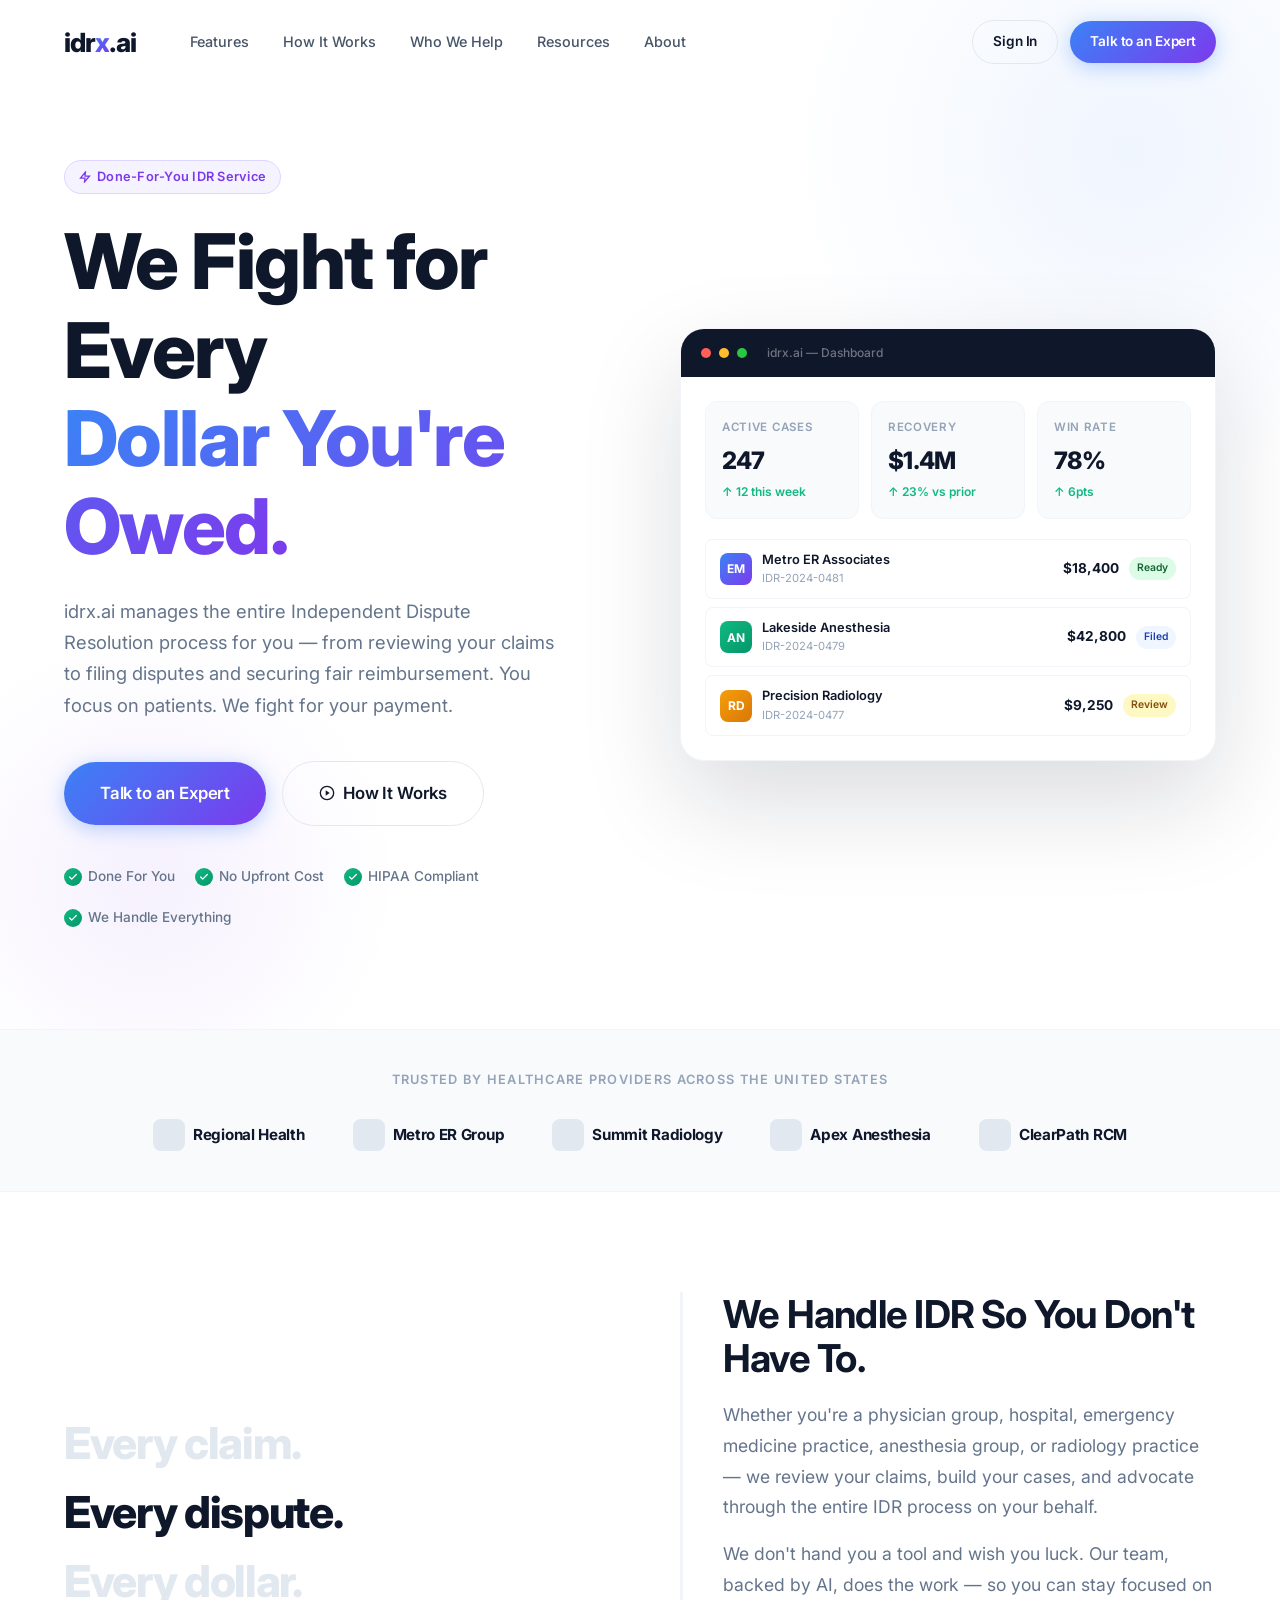
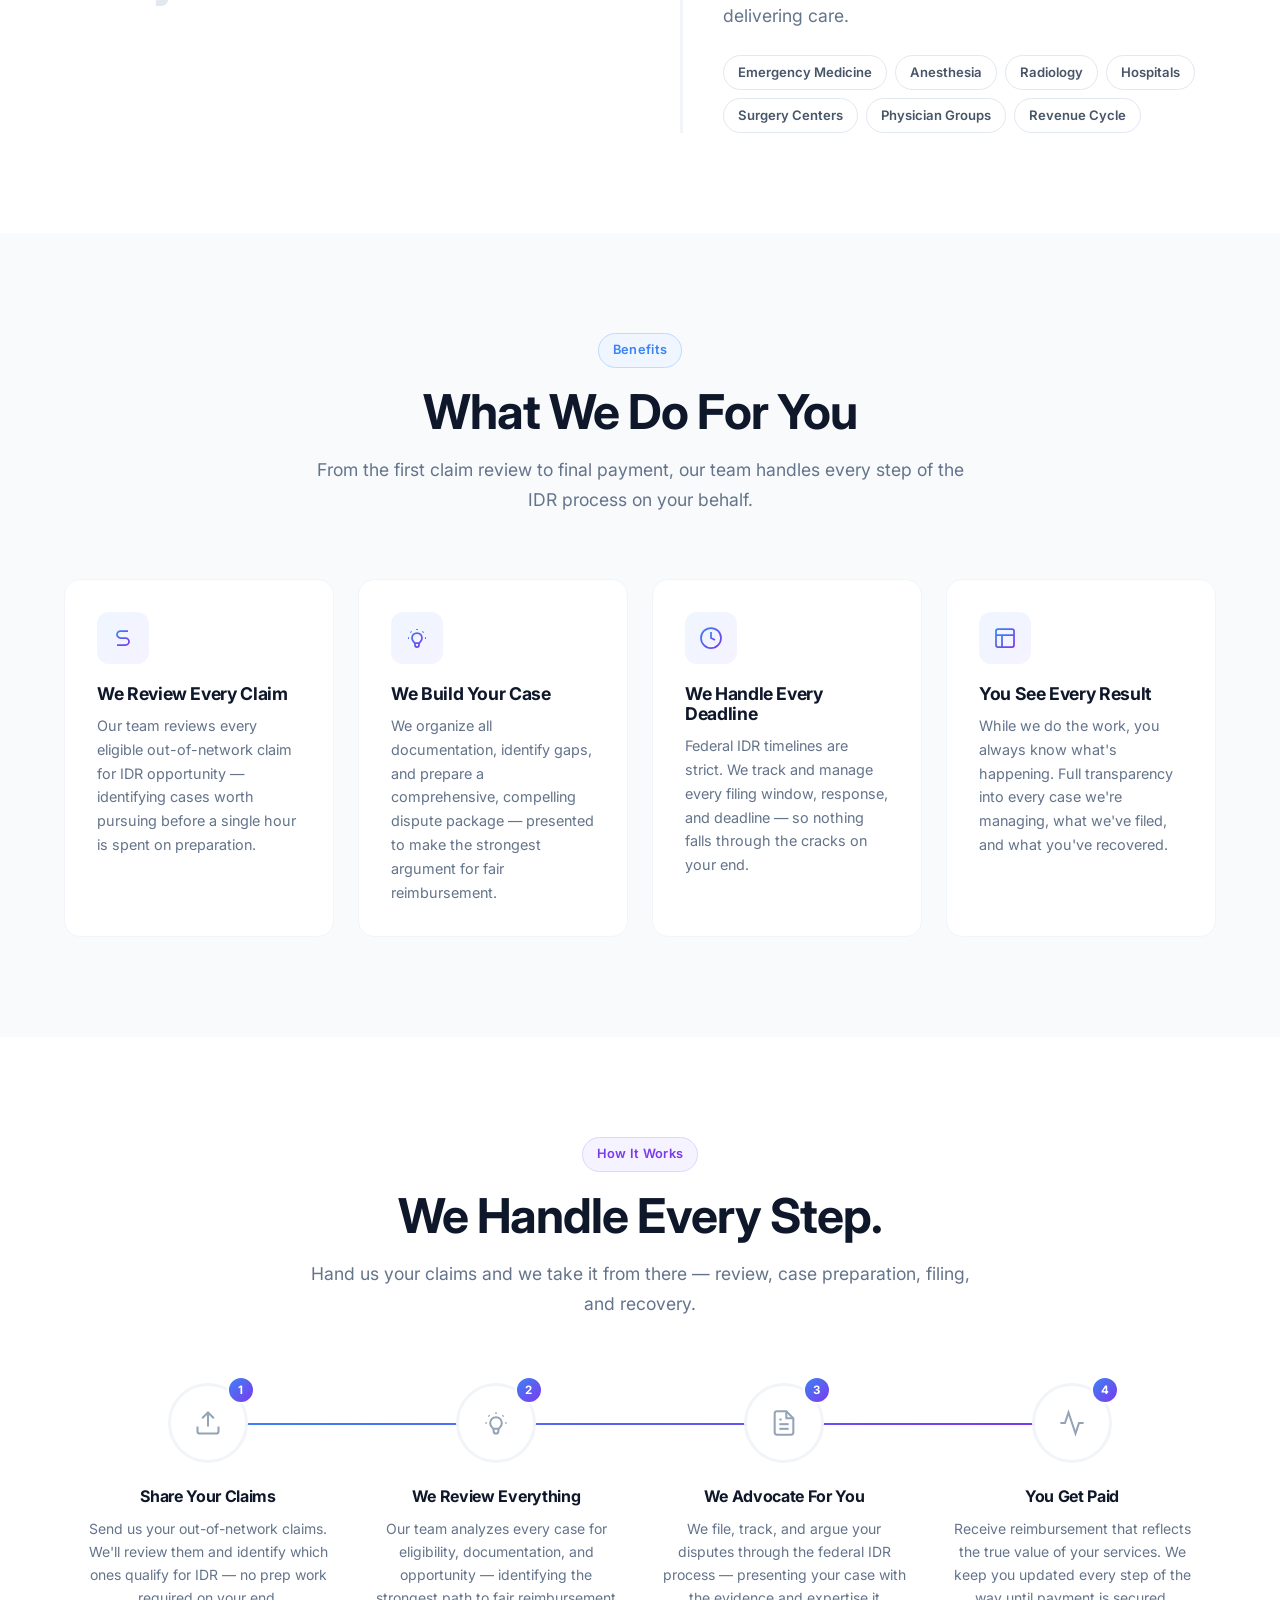
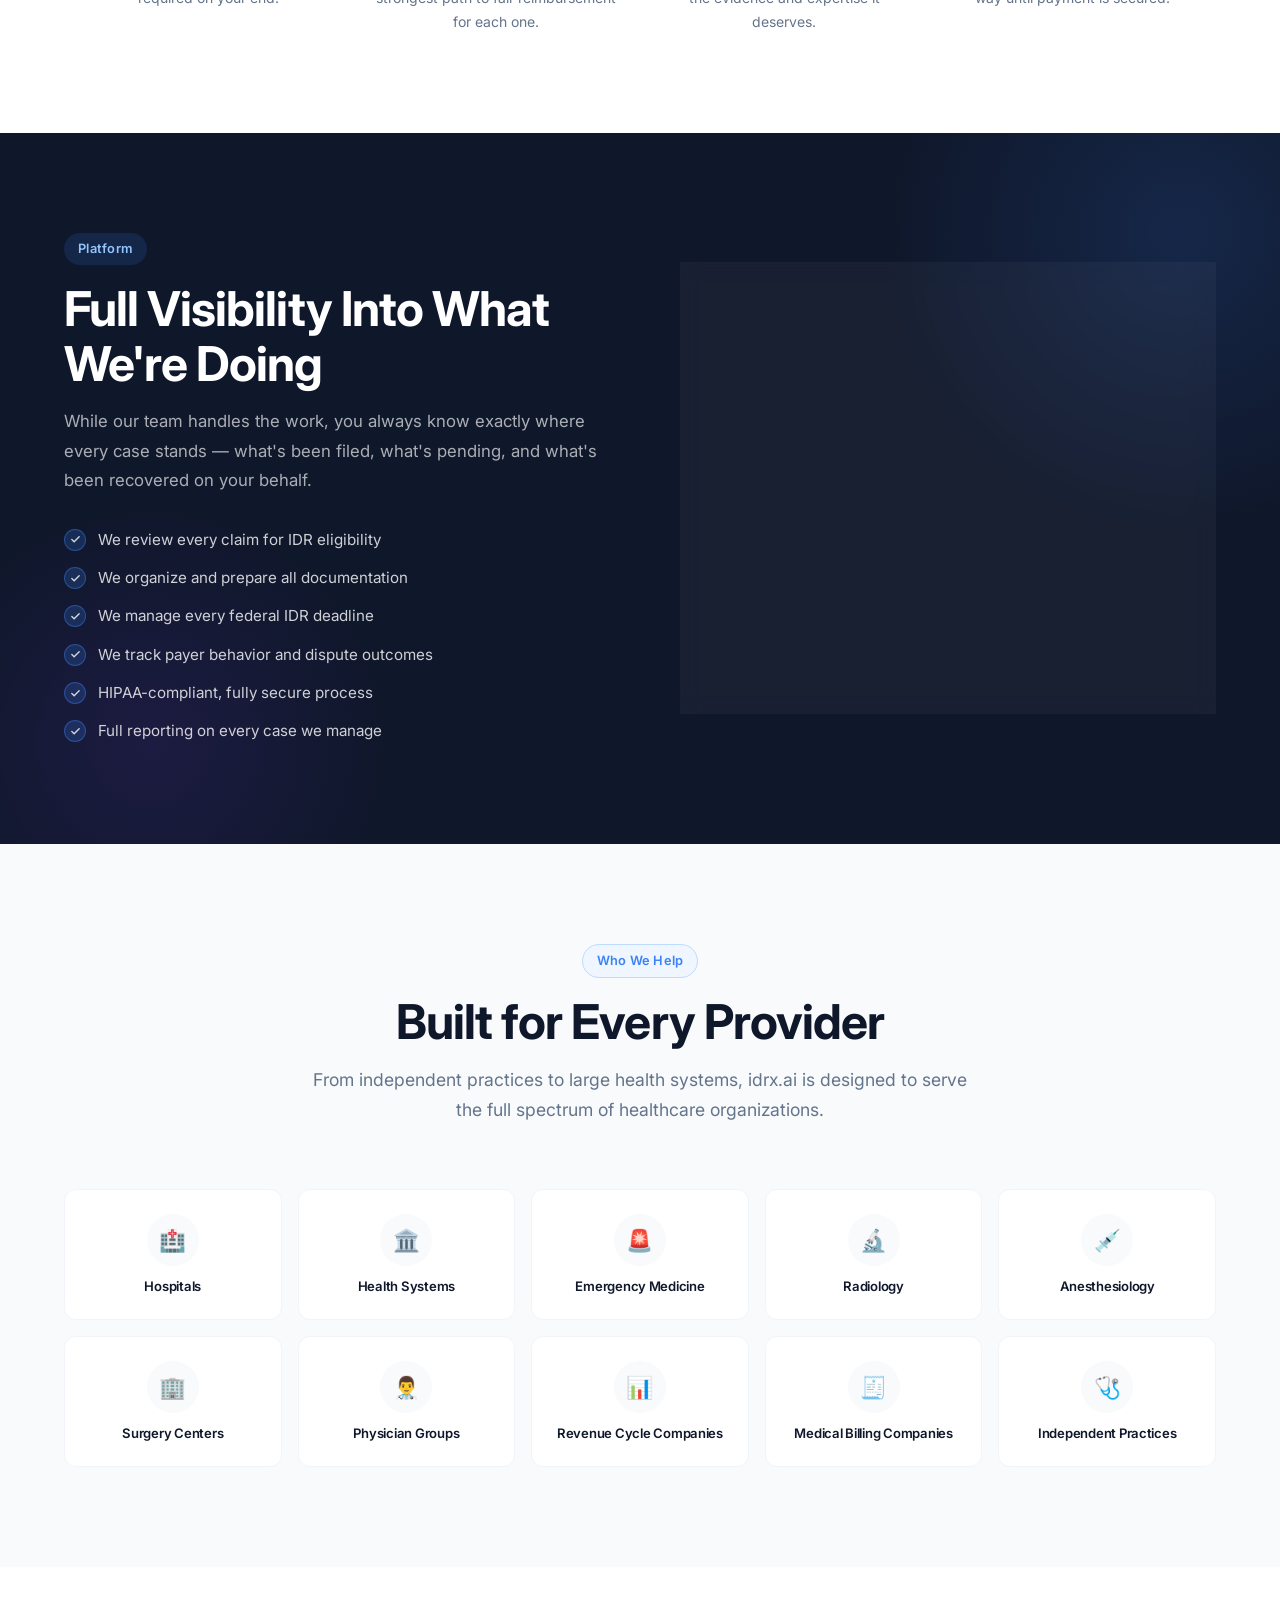
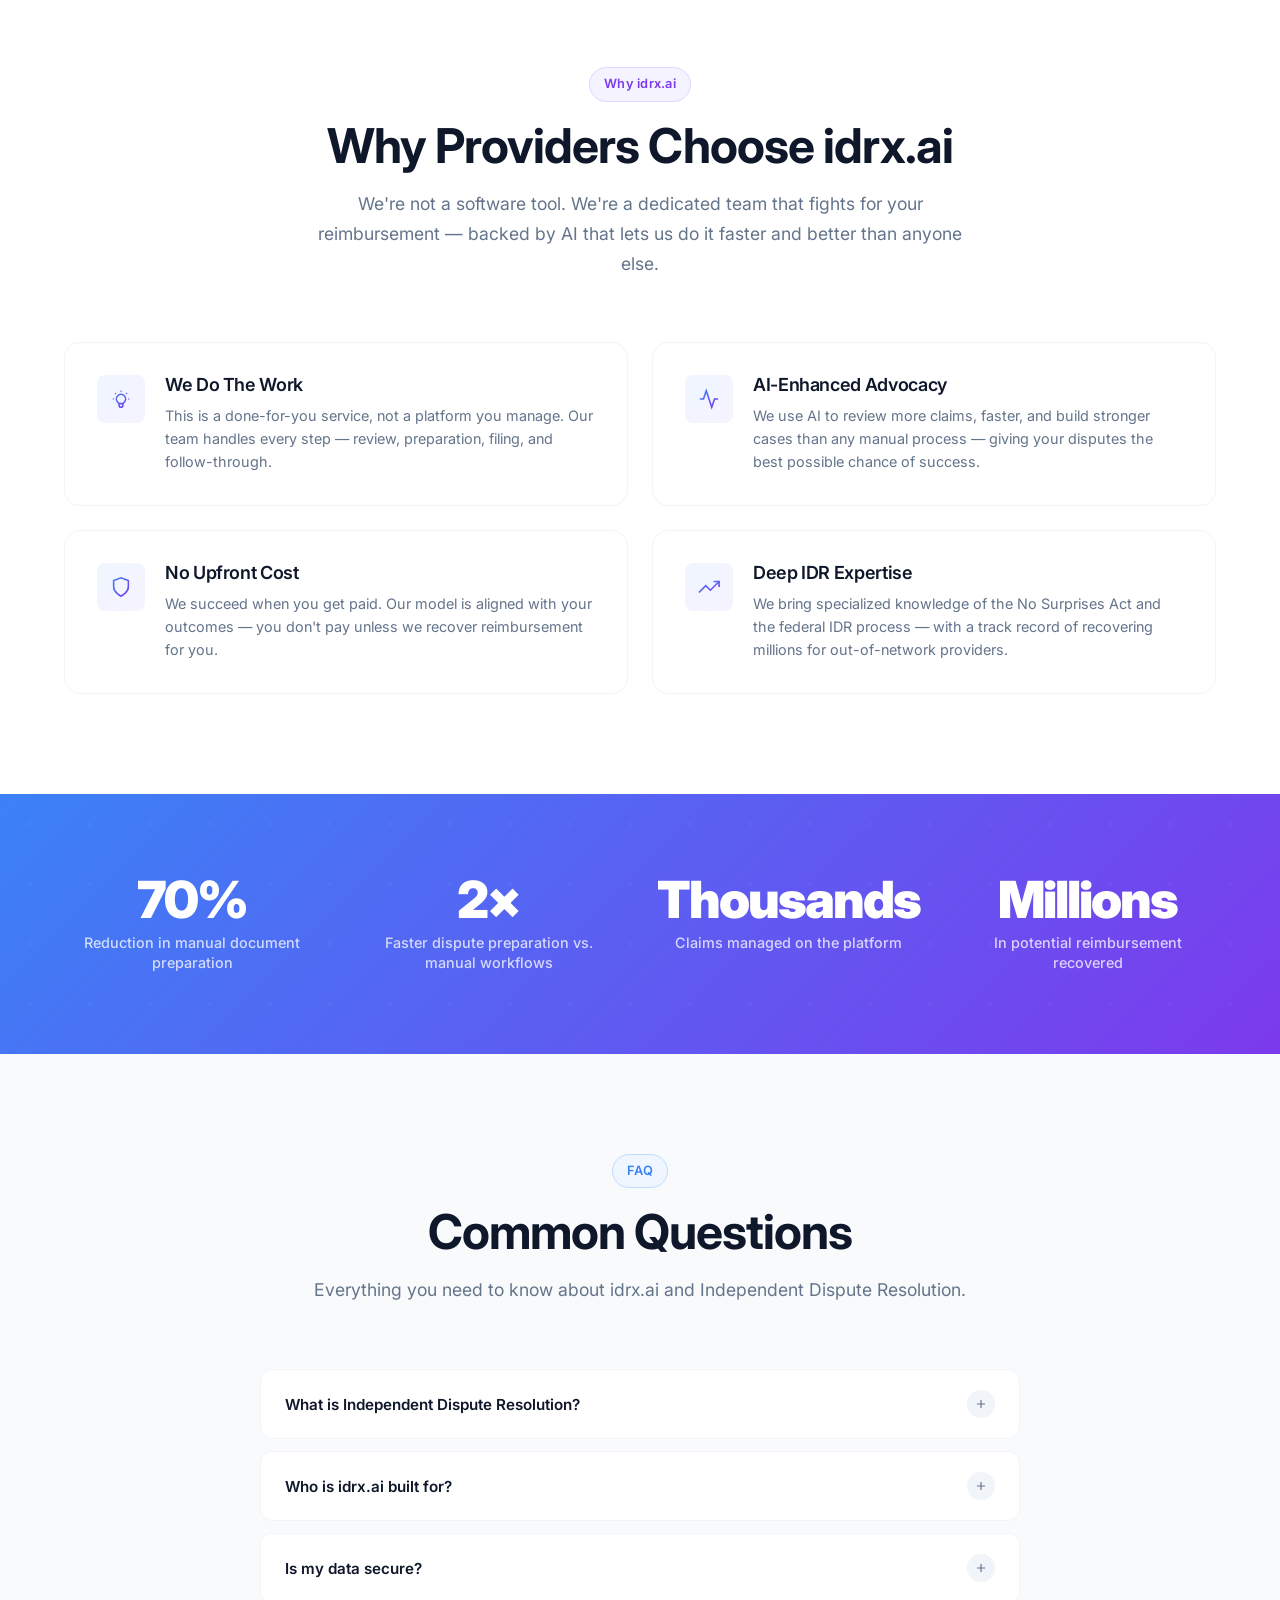
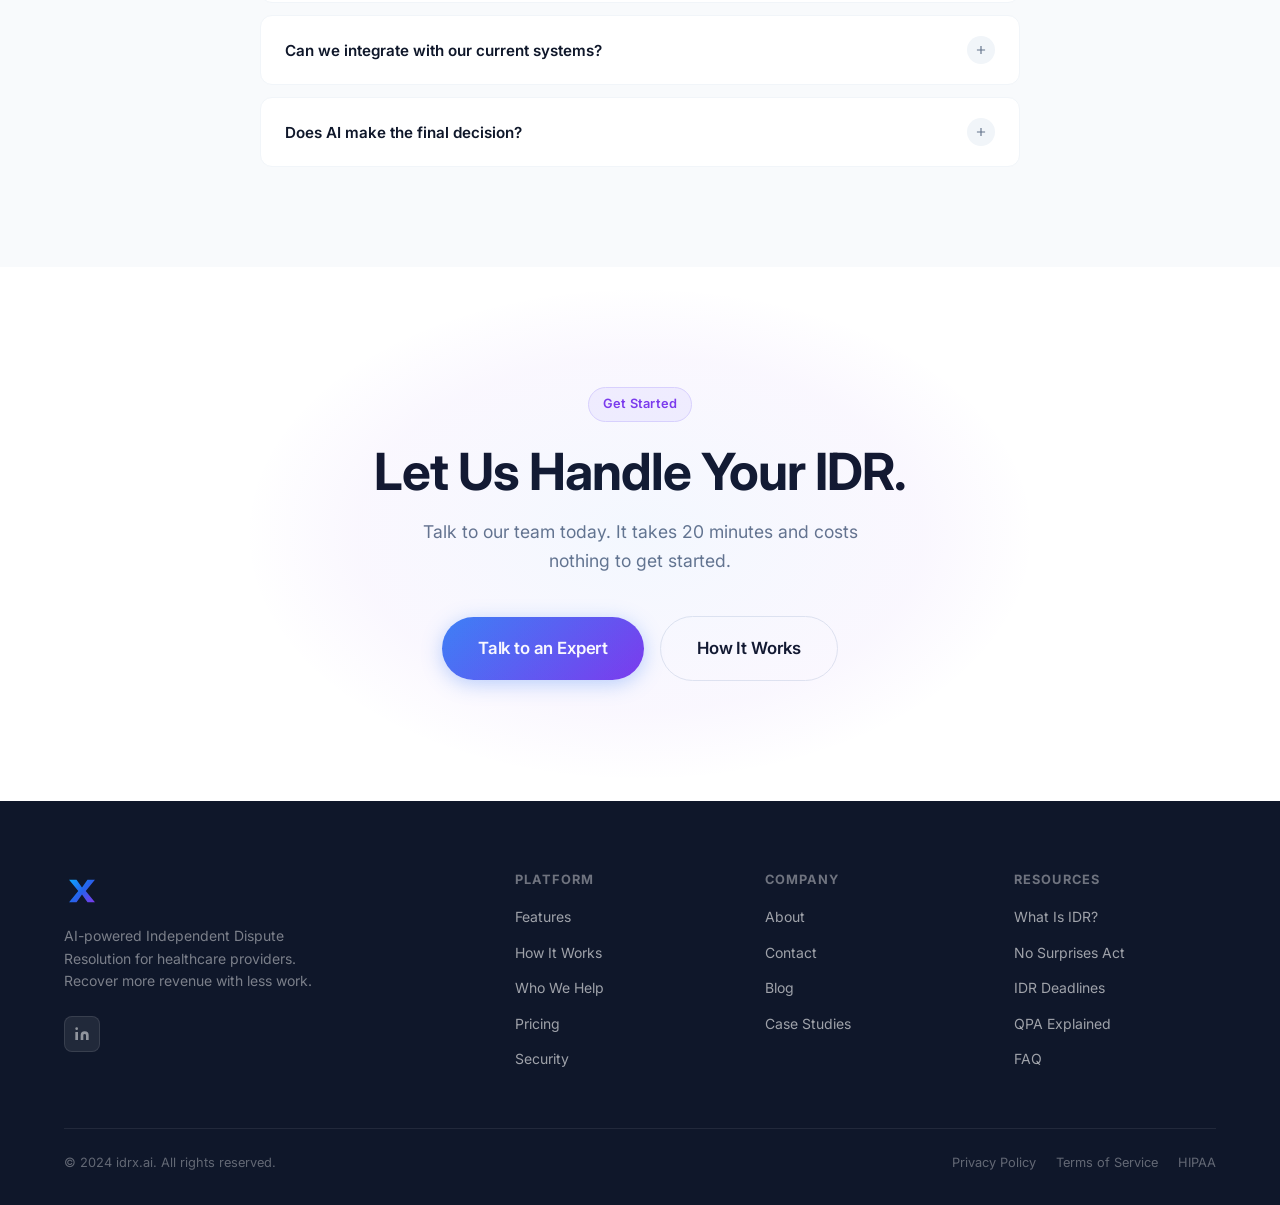
<file: index.html>
<!DOCTYPE html>
<html lang="en">
<head>
  <meta charset="UTF-8" />
  <meta name="viewport" content="width=device-width, initial-scale=1.0" />
  <title>AI-Powered Independent Dispute Resolution Platform | idrx.ai</title>
  <meta name="description" content="idrx.ai helps healthcare providers recover fair reimbursement through AI-powered Independent Dispute Resolution. Simplify IDR workflows, reduce administrative burden, and maximize revenue." />
  <meta property="og:title" content="idrx.ai — IDR, Reimagined." />
  <meta property="og:description" content="AI-powered Independent Dispute Resolution for healthcare providers. Recover more revenue with less administrative work." />
  <meta property="og:type" content="website" />
  <link rel="preconnect" href="https://fonts.googleapis.com" />
  <link rel="preconnect" href="https://fonts.gstatic.com" crossorigin />
  <link rel="stylesheet" href="assets/css/style.css" />
  <link rel="icon" type="image/svg+xml" href="assets/img/icon.svg" />
</head>
<body>

<!-- ── NAVIGATION ── -->
<nav class="nav" id="nav">
  <div class="nav__inner">
    <a href="index.html" class="nav__logo">idr<span class="nav__logo-x">x</span>.ai</a>
    <ul class="nav__links">
      <li><a href="features.html">Features</a></li>
      <li><a href="index.html#how-it-works">How It Works</a></li>
      <li><a href="index.html#who-we-help">Who We Help</a></li>
      <li><a href="index.html#faq">Resources</a></li>
      <li><a href="about.html">About</a></li>
    </ul>
    <div class="nav__actions">
      <a href="contact.html" class="btn btn--secondary btn--small">Sign In</a>
      <a href="contact.html" class="btn btn--primary btn--small">Talk to an Expert</a>
    </div>
    <button class="nav__mobile-toggle" aria-label="Open menu">
      <svg width="22" height="22" viewBox="0 0 24 24" fill="none" stroke="currentColor" stroke-width="2"><line x1="3" y1="6" x2="21" y2="6"/><line x1="3" y1="12" x2="21" y2="12"/><line x1="3" y1="18" x2="21" y2="18"/></svg>
    </button>
  </div>
</nav>

<!-- Mobile Menu -->
<div class="nav__mobile-menu">
  <button class="nav__mobile-close">✕</button>
  <a href="features.html">Features</a>
  <a href="index.html#how-it-works">How It Works</a>
  <a href="index.html#who-we-help">Who We Help</a>
  <a href="about.html">About</a>
  <a href="contact.html" class="btn btn--primary" style="margin-top:16px">Request Demo</a>
</div>

<!-- ── HERO ── -->
<section class="hero">
  <div class="container">
    <div class="hero__inner">
      <div class="hero__content">
        <div class="hero__badge animate-in">
          <span class="badge badge--violet">
            <svg width="12" height="12" viewBox="0 0 24 24" fill="none" stroke="currentColor" stroke-width="2.5"><path d="M13 2L3 14h9l-1 8 10-12h-9l1-8z"/></svg>
            Done-For-You IDR Service
          </span>
        </div>
        <h1 class="hero__headline animate-in animate-in-delay-1">
          We Fight for Every<br><span class="text-gradient">Dollar You're Owed.</span>
        </h1>
        <p class="hero__subline animate-in animate-in-delay-2">
          idrx.ai manages the entire Independent Dispute Resolution process for you — from reviewing your claims to filing disputes and securing fair reimbursement. You focus on patients. We fight for your payment.
        </p>
        <div class="hero__actions animate-in animate-in-delay-3">
          <a href="contact.html" class="btn btn--primary btn--large">Talk to an Expert</a>
          <a href="#how-it-works" class="btn btn--secondary btn--large">
            <svg width="16" height="16" viewBox="0 0 24 24" fill="none" stroke="currentColor" stroke-width="2"><circle cx="12" cy="12" r="10"/><polygon points="10 8 16 12 10 16 10 8" fill="currentColor" stroke="none"/></svg>
            How It Works
          </a>
        </div>
        <div class="hero__trust animate-in animate-in-delay-3">
          <div class="hero__trust-item">
            <span class="check"><svg viewBox="0 0 24 24" fill="none"><polyline points="20 6 9 17 4 12" stroke="white" stroke-width="3" stroke-linecap="round" stroke-linejoin="round"/></svg></span>
            Done For You
          </div>
          <div class="hero__trust-item">
            <span class="check"><svg viewBox="0 0 24 24" fill="none"><polyline points="20 6 9 17 4 12" stroke="white" stroke-width="3" stroke-linecap="round" stroke-linejoin="round"/></svg></span>
            No Upfront Cost
          </div>
          <div class="hero__trust-item">
            <span class="check"><svg viewBox="0 0 24 24" fill="none"><polyline points="20 6 9 17 4 12" stroke="white" stroke-width="3" stroke-linecap="round" stroke-linejoin="round"/></svg></span>
            HIPAA Compliant
          </div>
          <div class="hero__trust-item">
            <span class="check"><svg viewBox="0 0 24 24" fill="none"><polyline points="20 6 9 17 4 12" stroke="white" stroke-width="3" stroke-linecap="round" stroke-linejoin="round"/></svg></span>
            We Handle Everything
          </div>
        </div>
      </div>

      <!-- Dashboard Visual -->
      <div class="hero__visual float">
        <div class="hero__dashboard">
          <div class="hero__dashboard-header">
            <div class="hero__dashboard-dot" style="background:#FF5F57"></div>
            <div class="hero__dashboard-dot" style="background:#FFBD2E"></div>
            <div class="hero__dashboard-dot" style="background:#28C840"></div>
            <span style="color:rgba(255,255,255,0.4);font-size:0.75rem;margin-left:12px;font-family:'Inter',sans-serif;font-weight:500">idrx.ai — Dashboard</span>
          </div>
          <div class="hero__dashboard-body">
            <div class="metric-row">
              <div class="metric-card">
                <div class="metric-card__label">Active Cases</div>
                <div class="metric-card__value">247</div>
                <div class="metric-card__change">↑ 12 this week</div>
              </div>
              <div class="metric-card">
                <div class="metric-card__label">Recovery</div>
                <div class="metric-card__value">$1.4M</div>
                <div class="metric-card__change">↑ 23% vs prior</div>
              </div>
              <div class="metric-card">
                <div class="metric-card__label">Win Rate</div>
                <div class="metric-card__value">78%</div>
                <div class="metric-card__change">↑ 6pts</div>
              </div>
            </div>
            <div class="claim-list">
              <div class="claim-item">
                <div class="claim-item__info">
                  <div class="claim-item__icon" style="background:linear-gradient(135deg,#3B82F6,#7C3AED)">EM</div>
                  <div>
                    <div class="claim-item__name">Metro ER Associates</div>
                    <div class="claim-item__id">IDR-2024-0481</div>
                  </div>
                </div>
                <div style="display:flex;align-items:center;gap:10px">
                  <div class="claim-item__amount">$18,400</div>
                  <span class="claim-item__badge claim-item__badge--ready">Ready</span>
                </div>
              </div>
              <div class="claim-item">
                <div class="claim-item__info">
                  <div class="claim-item__icon" style="background:linear-gradient(135deg,#10B981,#059669)">AN</div>
                  <div>
                    <div class="claim-item__name">Lakeside Anesthesia</div>
                    <div class="claim-item__id">IDR-2024-0479</div>
                  </div>
                </div>
                <div style="display:flex;align-items:center;gap:10px">
                  <div class="claim-item__amount">$42,800</div>
                  <span class="claim-item__badge claim-item__badge--filed">Filed</span>
                </div>
              </div>
              <div class="claim-item">
                <div class="claim-item__info">
                  <div class="claim-item__icon" style="background:linear-gradient(135deg,#F59E0B,#D97706)">RD</div>
                  <div>
                    <div class="claim-item__name">Precision Radiology</div>
                    <div class="claim-item__id">IDR-2024-0477</div>
                  </div>
                </div>
                <div style="display:flex;align-items:center;gap:10px">
                  <div class="claim-item__amount">$9,250</div>
                  <span class="claim-item__badge claim-item__badge--review">Review</span>
                </div>
              </div>
            </div>
          </div>
        </div>
      </div>
    </div>
  </div>
</section>

<!-- ── TRUST BAR ── -->
<section class="trust-bar">
  <div class="container">
    <div class="trust-bar__label">Trusted by Healthcare Providers Across the United States</div>
    <div class="trust-bar__logos">
      <div class="trust-bar__logo">
        <div class="trust-bar__logo-icon"></div>
        Regional Health
      </div>
      <div class="trust-bar__logo">
        <div class="trust-bar__logo-icon"></div>
        Metro ER Group
      </div>
      <div class="trust-bar__logo">
        <div class="trust-bar__logo-icon"></div>
        Summit Radiology
      </div>
      <div class="trust-bar__logo">
        <div class="trust-bar__logo-icon"></div>
        Apex Anesthesia
      </div>
      <div class="trust-bar__logo">
        <div class="trust-bar__logo-icon"></div>
        ClearPath RCM
      </div>
    </div>
  </div>
</section>

<!-- ── VOICE SECTION ── -->
<section class="voice-section section">
  <div class="container">
    <div class="voice-section__inner">
      <div class="voice-section__taglines reveal">
        <div class="voice-tagline">Every claim.</div>
        <div class="voice-tagline">Every dispute.</div>
        <div class="voice-tagline">Every dollar.</div>
      </div>
      <div class="voice-section__copy reveal">
        <h2>We Handle IDR So You Don't Have To.</h2>
        <p>
          Whether you're a physician group, hospital, emergency medicine practice, anesthesia group, or radiology practice — we review your claims, build your cases, and advocate through the entire IDR process on your behalf.
        </p>
        <p>
          We don't hand you a tool and wish you luck. Our team, backed by AI, does the work — so you can stay focused on delivering care.
        </p>
        <div class="specialty-tags">
          <span class="specialty-tag">Emergency Medicine</span>
          <span class="specialty-tag">Anesthesia</span>
          <span class="specialty-tag">Radiology</span>
          <span class="specialty-tag">Hospitals</span>
          <span class="specialty-tag">Surgery Centers</span>
          <span class="specialty-tag">Physician Groups</span>
          <span class="specialty-tag">Revenue Cycle</span>
        </div>
      </div>
    </div>
  </div>
</section>

<!-- ── BENEFITS ── -->
<section class="section section--alt">
  <div class="container">
    <div class="section__header">
      <div class="section__badge">
        <span class="badge badge--blue">Benefits</span>
      </div>
      <h2 class="section__title">What We Do For You</h2>
      <p class="section__subtitle">From the first claim review to final payment, our team handles every step of the IDR process on your behalf.</p>
    </div>
    <div class="benefits-grid">
      <div class="benefit-card reveal">
        <div class="benefit-card__icon">
          <svg viewBox="0 0 24 24" fill="none" stroke="url(#g1)" stroke-width="1.75">
            <defs><linearGradient id="g1" x1="0" y1="0" x2="1" y2="1"><stop offset="0" stop-color="#3B82F6"/><stop offset="1" stop-color="#7C3AED"/></linearGradient></defs>
            <line x1="12" y1="1" x2="12" y2="23"/><path d="M17 5H9.5a3.5 3.5 0 0 0 0 7h5a3.5 3.5 0 0 1 0 7H6"/>
          </svg>
        </div>
        <h3>We Review Every Claim</h3>
        <p>Our team reviews every eligible out-of-network claim for IDR opportunity — identifying cases worth pursuing before a single hour is spent on preparation.</p>
      </div>
      <div class="benefit-card reveal">
        <div class="benefit-card__icon">
          <svg viewBox="0 0 24 24" fill="none" stroke="url(#g2)" stroke-width="1.75">
            <defs><linearGradient id="g2" x1="0" y1="0" x2="1" y2="1"><stop offset="0" stop-color="#3B82F6"/><stop offset="1" stop-color="#7C3AED"/></linearGradient></defs>
            <path d="M9.663 17h4.673M12 3v1m6.364 1.636l-.707.707M21 12h-1M4 12H3m3.343-5.657l-.707-.707m2.828 9.9a5 5 0 1 1 7.072 0l-.548.547A3.374 3.374 0 0 0 14 18.469V19a2 2 0 1 1-4 0v-.531c0-.895-.356-1.754-.988-2.386l-.548-.547z"/>
          </svg>
        </div>
        <h3>We Build Your Case</h3>
        <p>We organize all documentation, identify gaps, and prepare a comprehensive, compelling dispute package — presented to make the strongest argument for fair reimbursement.</p>
      </div>
      <div class="benefit-card reveal">
        <div class="benefit-card__icon">
          <svg viewBox="0 0 24 24" fill="none" stroke="url(#g3)" stroke-width="1.75">
            <defs><linearGradient id="g3" x1="0" y1="0" x2="1" y2="1"><stop offset="0" stop-color="#3B82F6"/><stop offset="1" stop-color="#7C3AED"/></linearGradient></defs>
            <circle cx="12" cy="12" r="10"/><polyline points="12 6 12 12 16 14"/>
          </svg>
        </div>
        <h3>We Handle Every Deadline</h3>
        <p>Federal IDR timelines are strict. We track and manage every filing window, response, and deadline — so nothing falls through the cracks on your end.</p>
      </div>
      <div class="benefit-card reveal">
        <div class="benefit-card__icon">
          <svg viewBox="0 0 24 24" fill="none" stroke="url(#g4)" stroke-width="1.75">
            <defs><linearGradient id="g4" x1="0" y1="0" x2="1" y2="1"><stop offset="0" stop-color="#3B82F6"/><stop offset="1" stop-color="#7C3AED"/></linearGradient></defs>
            <rect x="3" y="3" width="18" height="18" rx="2"/><path d="M3 9h18M9 21V9"/>
          </svg>
        </div>
        <h3>You See Every Result</h3>
        <p>While we do the work, you always know what's happening. Full transparency into every case we're managing, what we've filed, and what you've recovered.</p>
      </div>
    </div>
  </div>
</section>

<!-- ── HOW IT WORKS ── -->
<section class="section" id="how-it-works">
  <div class="container">
    <div class="section__header">
      <div class="section__badge">
        <span class="badge badge--violet">How It Works</span>
      </div>
      <h2 class="section__title">We Handle Every Step.</h2>
      <p class="section__subtitle">Hand us your claims and we take it from there — review, case preparation, filing, and recovery.</p>
    </div>
    <div class="steps-grid">
      <div class="step-card reveal">
        <div class="step-card__number">
          <svg width="28" height="28" viewBox="0 0 24 24" fill="none" stroke="currentColor" stroke-width="1.75"><path d="M21 15v4a2 2 0 0 1-2 2H5a2 2 0 0 1-2-2v-4"/><polyline points="17 8 12 3 7 8"/><line x1="12" y1="3" x2="12" y2="15"/></svg>
          <span class="step-card__num">1</span>
        </div>
        <h3>Share Your Claims</h3>
        <p>Send us your out-of-network claims. We'll review them and identify which ones qualify for IDR — no prep work required on your end.</p>
      </div>
      <div class="step-card reveal">
        <div class="step-card__number">
          <svg width="28" height="28" viewBox="0 0 24 24" fill="none" stroke="currentColor" stroke-width="1.75"><path d="M9.663 17h4.673M12 3v1m6.364 1.636l-.707.707M21 12h-1M4 12H3m3.343-5.657l-.707-.707m2.828 9.9a5 5 0 1 1 7.072 0l-.548.547A3.374 3.374 0 0 0 14 18.469V19a2 2 0 1 1-4 0v-.531c0-.895-.356-1.754-.988-2.386l-.548-.547z"/></svg>
          <span class="step-card__num">2</span>
        </div>
        <h3>We Review Everything</h3>
        <p>Our team analyzes every case for eligibility, documentation, and opportunity — identifying the strongest path to fair reimbursement for each one.</p>
      </div>
      <div class="step-card reveal">
        <div class="step-card__number">
          <svg width="28" height="28" viewBox="0 0 24 24" fill="none" stroke="currentColor" stroke-width="1.75"><path d="M14 2H6a2 2 0 0 0-2 2v16a2 2 0 0 0 2 2h12a2 2 0 0 0 2-2V8z"/><polyline points="14 2 14 8 20 8"/><line x1="16" y1="13" x2="8" y2="13"/><line x1="16" y1="17" x2="8" y2="17"/><polyline points="10 9 9 9 8 9"/></svg>
          <span class="step-card__num">3</span>
        </div>
        <h3>We Advocate For You</h3>
        <p>We file, track, and argue your disputes through the federal IDR process — presenting your case with the evidence and expertise it deserves.</p>
      </div>
      <div class="step-card reveal">
        <div class="step-card__number">
          <svg width="28" height="28" viewBox="0 0 24 24" fill="none" stroke="currentColor" stroke-width="1.75"><polyline points="22 12 18 12 15 21 9 3 6 12 2 12"/></svg>
          <span class="step-card__num">4</span>
        </div>
        <h3>You Get Paid</h3>
        <p>Receive reimbursement that reflects the true value of your services. We keep you updated every step of the way until payment is secured.</p>
      </div>
    </div>
  </div>
</section>

<!-- ── PRODUCT SHOWCASE ── -->
<section class="product-showcase">
  <div class="container">
    <div class="product-showcase__inner">
      <div class="product-showcase__content reveal">
        <div style="margin-bottom:16px">
          <span class="badge" style="background:rgba(59,130,246,0.15);color:#93C5FD;border-color:rgba(59,130,246,0.3)">Platform</span>
        </div>
        <h2>Full Visibility Into What We're Doing</h2>
        <p>While our team handles the work, you always know exactly where every case stands — what's been filed, what's pending, and what's been recovered on your behalf.</p>
        <ul class="feature-list">
          <li>
            <span class="check-icon"><svg viewBox="0 0 24 24" fill="none"><polyline points="20 6 9 17 4 12" stroke="currentColor" stroke-width="3" stroke-linecap="round"/></svg></span>
            We review every claim for IDR eligibility
          </li>
          <li>
            <span class="check-icon"><svg viewBox="0 0 24 24" fill="none"><polyline points="20 6 9 17 4 12" stroke="currentColor" stroke-width="3" stroke-linecap="round"/></svg></span>
            We organize and prepare all documentation
          </li>
          <li>
            <span class="check-icon"><svg viewBox="0 0 24 24" fill="none"><polyline points="20 6 9 17 4 12" stroke="currentColor" stroke-width="3" stroke-linecap="round"/></svg></span>
            We manage every federal IDR deadline
          </li>
          <li>
            <span class="check-icon"><svg viewBox="0 0 24 24" fill="none"><polyline points="20 6 9 17 4 12" stroke="currentColor" stroke-width="3" stroke-linecap="round"/></svg></span>
            We track payer behavior and dispute outcomes
          </li>
          <li>
            <span class="check-icon"><svg viewBox="0 0 24 24" fill="none"><polyline points="20 6 9 17 4 12" stroke="currentColor" stroke-width="3" stroke-linecap="round"/></svg></span>
            HIPAA-compliant, fully secure process
          </li>
          <li>
            <span class="check-icon"><svg viewBox="0 0 24 24" fill="none"><polyline points="20 6 9 17 4 12" stroke="currentColor" stroke-width="3" stroke-linecap="round"/></svg></span>
            Full reporting on every case we manage
          </li>
        </ul>
      </div>
      <div class="product-showcase__screen reveal">
        <div class="screen-header">
          <h4>Case Analysis — IDR-2024-0481</h4>
          <span class="status-pill">AI Processing</span>
        </div>
        <div class="progress-items">
          <div class="progress-item">
            <div class="progress-item__header">
              <span class="progress-item__label">Documentation Completeness</span>
              <span class="progress-item__pct">94%</span>
            </div>
            <div class="progress-bar"><div class="progress-bar__fill" data-width="94"></div></div>
          </div>
          <div class="progress-item">
            <div class="progress-item__header">
              <span class="progress-item__label">Eligibility Confidence</span>
              <span class="progress-item__pct">98%</span>
            </div>
            <div class="progress-bar"><div class="progress-bar__fill" data-width="98"></div></div>
          </div>
          <div class="progress-item">
            <div class="progress-item__header">
              <span class="progress-item__label">Dispute Package Ready</span>
              <span class="progress-item__pct">87%</span>
            </div>
            <div class="progress-bar"><div class="progress-bar__fill" data-width="87"></div></div>
          </div>
          <div class="progress-item">
            <div class="progress-item__header">
              <span class="progress-item__label">Evidence Strength Score</span>
              <span class="progress-item__pct">91%</span>
            </div>
            <div class="progress-bar"><div class="progress-bar__fill" data-width="91"></div></div>
          </div>
        </div>
        <div style="margin-top:24px;padding-top:20px;border-top:1px solid rgba(255,255,255,0.08)">
          <div style="display:flex;justify-content:space-between;align-items:center;margin-bottom:12px">
            <span style="font-size:0.78rem;color:rgba(255,255,255,0.5);font-family:'Inter',sans-serif;">AI Recommendations</span>
          </div>
          <div style="display:flex;flex-direction:column;gap:8px;">
            <div style="background:rgba(59,130,246,0.1);border:1px solid rgba(59,130,246,0.2);border-radius:8px;padding:10px 14px;font-size:0.78rem;color:rgba(255,255,255,0.75);font-family:'Inter',sans-serif;">
              → Add operative report dated 11/14 to strengthen clinical necessity
            </div>
            <div style="background:rgba(16,185,129,0.1);border:1px solid rgba(16,185,129,0.2);border-radius:8px;padding:10px 14px;font-size:0.78rem;color:rgba(255,255,255,0.75);font-family:'Inter',sans-serif;">
              ✓ QPA benchmark identified — payer offer is 34% below median
            </div>
          </div>
        </div>
      </div>
    </div>
  </div>
</section>

<!-- ── WHO WE HELP ── -->
<section class="section section--alt" id="who-we-help">
  <div class="container">
    <div class="section__header">
      <div class="section__badge">
        <span class="badge badge--blue">Who We Help</span>
      </div>
      <h2 class="section__title">Built for Every Provider</h2>
      <p class="section__subtitle">From independent practices to large health systems, idrx.ai is designed to serve the full spectrum of healthcare organizations.</p>
    </div>
    <div class="who-grid">
      <div class="who-card reveal">
        <div class="who-card__icon-bg">🏥</div>
        <h4>Hospitals</h4>
      </div>
      <div class="who-card reveal">
        <div class="who-card__icon-bg">🏛️</div>
        <h4>Health Systems</h4>
      </div>
      <div class="who-card reveal">
        <div class="who-card__icon-bg">🚨</div>
        <h4>Emergency Medicine</h4>
      </div>
      <div class="who-card reveal">
        <div class="who-card__icon-bg">🔬</div>
        <h4>Radiology</h4>
      </div>
      <div class="who-card reveal">
        <div class="who-card__icon-bg">💉</div>
        <h4>Anesthesiology</h4>
      </div>
      <div class="who-card reveal">
        <div class="who-card__icon-bg">🏢</div>
        <h4>Surgery Centers</h4>
      </div>
      <div class="who-card reveal">
        <div class="who-card__icon-bg">👨‍⚕️</div>
        <h4>Physician Groups</h4>
      </div>
      <div class="who-card reveal">
        <div class="who-card__icon-bg">📊</div>
        <h4>Revenue Cycle Companies</h4>
      </div>
      <div class="who-card reveal">
        <div class="who-card__icon-bg">🧾</div>
        <h4>Medical Billing Companies</h4>
      </div>
      <div class="who-card reveal">
        <div class="who-card__icon-bg">🩺</div>
        <h4>Independent Practices</h4>
      </div>
    </div>
  </div>
</section>

<!-- ── WHY IDRX ── -->
<section class="section">
  <div class="container">
    <div class="section__header">
      <div class="section__badge">
        <span class="badge badge--violet">Why idrx.ai</span>
      </div>
      <h2 class="section__title">Why Providers Choose idrx.ai</h2>
      <p class="section__subtitle">We're not a software tool. We're a dedicated team that fights for your reimbursement — backed by AI that lets us do it faster and better than anyone else.</p>
    </div>
    <div class="why-grid">
      <div class="why-card reveal">
        <div class="why-card__icon">
          <svg width="22" height="22" viewBox="0 0 24 24" fill="none" stroke="url(#wg1)" stroke-width="1.75">
            <defs><linearGradient id="wg1" x1="0" y1="0" x2="1" y2="1"><stop offset="0" stop-color="#3B82F6"/><stop offset="1" stop-color="#7C3AED"/></linearGradient></defs>
            <path d="M9.663 17h4.673M12 3v1m6.364 1.636l-.707.707M21 12h-1M4 12H3m3.343-5.657l-.707-.707m2.828 9.9a5 5 0 1 1 7.072 0l-.548.547A3.374 3.374 0 0 0 14 18.469V19a2 2 0 1 1-4 0v-.531c0-.895-.356-1.754-.988-2.386l-.548-.547z"/>
          </svg>
        </div>
        <div>
          <h4>We Do The Work</h4>
          <p>This is a done-for-you service, not a platform you manage. Our team handles every step — review, preparation, filing, and follow-through.</p>
        </div>
      </div>
      <div class="why-card reveal">
        <div class="why-card__icon">
          <svg width="22" height="22" viewBox="0 0 24 24" fill="none" stroke="url(#wg2)" stroke-width="1.75">
            <defs><linearGradient id="wg2" x1="0" y1="0" x2="1" y2="1"><stop offset="0" stop-color="#3B82F6"/><stop offset="1" stop-color="#7C3AED"/></linearGradient></defs>
            <path d="M22 12h-4l-3 9L9 3l-3 9H2"/>
          </svg>
        </div>
        <div>
          <h4>AI-Enhanced Advocacy</h4>
          <p>We use AI to review more claims, faster, and build stronger cases than any manual process — giving your disputes the best possible chance of success.</p>
        </div>
      </div>
      <div class="why-card reveal">
        <div class="why-card__icon">
          <svg width="22" height="22" viewBox="0 0 24 24" fill="none" stroke="url(#wg3)" stroke-width="1.75">
            <defs><linearGradient id="wg3" x1="0" y1="0" x2="1" y2="1"><stop offset="0" stop-color="#3B82F6"/><stop offset="1" stop-color="#7C3AED"/></linearGradient></defs>
            <path d="M12 22s8-4 8-10V5l-8-3-8 3v7c0 6 8 10 8 10z"/>
          </svg>
        </div>
        <div>
          <h4>No Upfront Cost</h4>
          <p>We succeed when you get paid. Our model is aligned with your outcomes — you don't pay unless we recover reimbursement for you.</p>
        </div>
      </div>
      <div class="why-card reveal">
        <div class="why-card__icon">
          <svg width="22" height="22" viewBox="0 0 24 24" fill="none" stroke="url(#wg4)" stroke-width="1.75">
            <defs><linearGradient id="wg4" x1="0" y1="0" x2="1" y2="1"><stop offset="0" stop-color="#3B82F6"/><stop offset="1" stop-color="#7C3AED"/></linearGradient></defs>
            <polyline points="23 6 13.5 15.5 8.5 10.5 1 18"/><polyline points="17 6 23 6 23 12"/>
          </svg>
        </div>
        <div>
          <h4>Deep IDR Expertise</h4>
          <p>We bring specialized knowledge of the No Surprises Act and the federal IDR process — with a track record of recovering millions for out-of-network providers.</p>
        </div>
      </div>
    </div>
  </div>
</section>

<!-- ── STATS ── -->
<section class="stats-section">
  <div class="container">
    <div class="stats-grid">
      <div class="stat-item reveal">
        <div class="stat-item__value"><span data-count="95" data-suffix="%">95%</span></div>
        <div class="stat-item__label">Reduction in manual document preparation</div>
      </div>
      <div class="stat-item reveal">
        <div class="stat-item__value"><span data-count="3" data-suffix="×">3×</span></div>
        <div class="stat-item__label">Faster dispute preparation vs. manual workflows</div>
      </div>
      <div class="stat-item reveal">
        <div class="stat-item__value">Thousands</div>
        <div class="stat-item__label">Claims managed on the platform</div>
      </div>
      <div class="stat-item reveal">
        <div class="stat-item__value">Millions</div>
        <div class="stat-item__label">In potential reimbursement recovered</div>
      </div>
    </div>
  </div>
</section>

<!-- ── FAQ ── -->
<section class="section section--alt" id="faq">
  <div class="container">
    <div class="section__header">
      <div class="section__badge">
        <span class="badge badge--blue">FAQ</span>
      </div>
      <h2 class="section__title">Common Questions</h2>
      <p class="section__subtitle">Everything you need to know about idrx.ai and Independent Dispute Resolution.</p>
    </div>
    <div class="faq-list">
      <div class="faq-item">
        <button class="faq-item__trigger">
          <span class="faq-item__question">What is Independent Dispute Resolution?</span>
          <span class="faq-item__icon">
            <svg viewBox="0 0 24 24" fill="none" stroke="currentColor"><line x1="12" y1="5" x2="12" y2="19"/><line x1="5" y1="12" x2="19" y2="12"/></svg>
          </span>
        </button>
        <div class="faq-item__answer">
          <div class="faq-item__answer-inner">
            Independent Dispute Resolution (IDR) is the federal arbitration process established under the No Surprises Act to resolve payment disputes between providers and payers for certain out-of-network services. It provides a structured pathway for providers to challenge underpayments through an independent arbitration process.
          </div>
        </div>
      </div>
      <div class="faq-item">
        <button class="faq-item__trigger">
          <span class="faq-item__question">Who is idrx.ai built for?</span>
          <span class="faq-item__icon">
            <svg viewBox="0 0 24 24" fill="none" stroke="currentColor"><line x1="12" y1="5" x2="12" y2="19"/><line x1="5" y1="12" x2="19" y2="12"/></svg>
          </span>
        </button>
        <div class="faq-item__answer">
          <div class="faq-item__answer-inner">
            idrx.ai is built for healthcare providers, physician groups, hospitals, billing companies, and revenue cycle organizations of all sizes. Whether you're managing a handful of disputes or thousands of cases per month, the platform scales to meet your volume and complexity.
          </div>
        </div>
      </div>
      <div class="faq-item">
        <button class="faq-item__trigger">
          <span class="faq-item__question">Is my data secure?</span>
          <span class="faq-item__icon">
            <svg viewBox="0 0 24 24" fill="none" stroke="currentColor"><line x1="12" y1="5" x2="12" y2="19"/><line x1="5" y1="12" x2="19" y2="12"/></svg>
          </span>
        </button>
        <div class="faq-item__answer">
          <div class="faq-item__answer-inner">
            Yes. Security and patient privacy are foundational to the platform, not afterthoughts. idrx.ai is built on HIPAA-ready infrastructure with end-to-end encryption, secure cloud architecture, and strict access controls. We are committed to the highest standards of healthcare data security.
          </div>
        </div>
      </div>
      <div class="faq-item">
        <button class="faq-item__trigger">
          <span class="faq-item__question">Can we integrate with our current systems?</span>
          <span class="faq-item__icon">
            <svg viewBox="0 0 24 24" fill="none" stroke="currentColor"><line x1="12" y1="5" x2="12" y2="19"/><line x1="5" y1="12" x2="19" y2="12"/></svg>
          </span>
        </button>
        <div class="faq-item__answer">
          <div class="faq-item__answer-inner">
            Yes. We are actively building integrations with leading billing systems and practice management platforms. In the meantime, we support secure file-based imports and exports. Contact us to discuss your specific integration needs.
          </div>
        </div>
      </div>
      <div class="faq-item">
        <button class="faq-item__trigger">
          <span class="faq-item__question">Does AI make the final decision?</span>
          <span class="faq-item__icon">
            <svg viewBox="0 0 24 24" fill="none" stroke="currentColor"><line x1="12" y1="5" x2="12" y2="19"/><line x1="5" y1="12" x2="19" y2="12"/></svg>
          </span>
        </button>
        <div class="faq-item__answer">
          <div class="faq-item__answer-inner">
            No. AI assists with organizing documentation, identifying opportunities, and preparing dispute materials—but your team remains in control. All submissions are reviewed and approved by your staff before filing. idrx.ai augments your expertise; it never replaces your judgment.
          </div>
        </div>
      </div>
    </div>
  </div>
</section>

<!-- ── FINAL CTA ── -->
<section class="cta-section">
  <div class="container">
    <div class="section__badge" style="justify-content:center;display:flex;margin-bottom:20px">
      <span class="badge badge--violet">Get Started</span>
    </div>
    <h2>Let Us Handle Your IDR.</h2>
    <p>Talk to our team today. It takes 20 minutes and costs nothing to get started.</p>
    <div class="cta-section__actions">
      <a href="contact.html" class="btn btn--primary btn--large">Talk to an Expert</a>
      <a href="#how-it-works" class="btn btn--secondary btn--large">How It Works</a>
    </div>
  </div>
</section>

<!-- ── FOOTER ── -->
<footer class="footer">
  <div class="container">
    <div class="footer__inner">
      <div class="footer__brand">
        <div class="footer__logo"><img src="assets/img/icon.svg" alt="idrx.ai" class="footer__logo-img" /></div>
        <p class="footer__tagline">AI-powered Independent Dispute Resolution for healthcare providers. Recover more revenue with less work.</p>
        <div class="footer__social">
          <a href="#" class="footer__social-link" aria-label="LinkedIn">
            <svg viewBox="0 0 24 24" fill="currentColor"><path d="M16 8a6 6 0 0 1 6 6v7h-4v-7a2 2 0 0 0-2-2 2 2 0 0 0-2 2v7h-4v-7a6 6 0 0 1 6-6zM2 9h4v12H2z"/><circle cx="4" cy="4" r="2"/></svg>
          </a>
        </div>
      </div>
      <div class="footer__col">
        <h5>Platform</h5>
        <ul>
          <li><a href="features.html">Features</a></li>
          <li><a href="index.html#how-it-works">How It Works</a></li>
          <li><a href="index.html#who-we-help">Who We Help</a></li>
          <li><a href="contact.html">Pricing</a></li>
          <li><a href="contact.html">Security</a></li>
        </ul>
      </div>
      <div class="footer__col">
        <h5>Company</h5>
        <ul>
          <li><a href="about.html">About</a></li>
          <li><a href="contact.html">Contact</a></li>
          <li><a href="#">Blog</a></li>
          <li><a href="#">Case Studies</a></li>
        </ul>
      </div>
      <div class="footer__col">
        <h5>Resources</h5>
        <ul>
          <li><a href="#">What Is IDR?</a></li>
          <li><a href="#">No Surprises Act</a></li>
          <li><a href="#">IDR Deadlines</a></li>
          <li><a href="#">QPA Explained</a></li>
          <li><a href="#">FAQ</a></li>
        </ul>
      </div>
    </div>
    <div class="footer__bottom">
      <span class="footer__copyright">© 2024 idrx.ai. All rights reserved.</span>
      <div class="footer__legal">
        <a href="#">Privacy Policy</a>
        <a href="#">Terms of Service</a>
        <a href="#">HIPAA</a>
      </div>
    </div>
  </div>
</footer>

<script src="assets/js/main.js"></script>
</body>
</html>
</file>
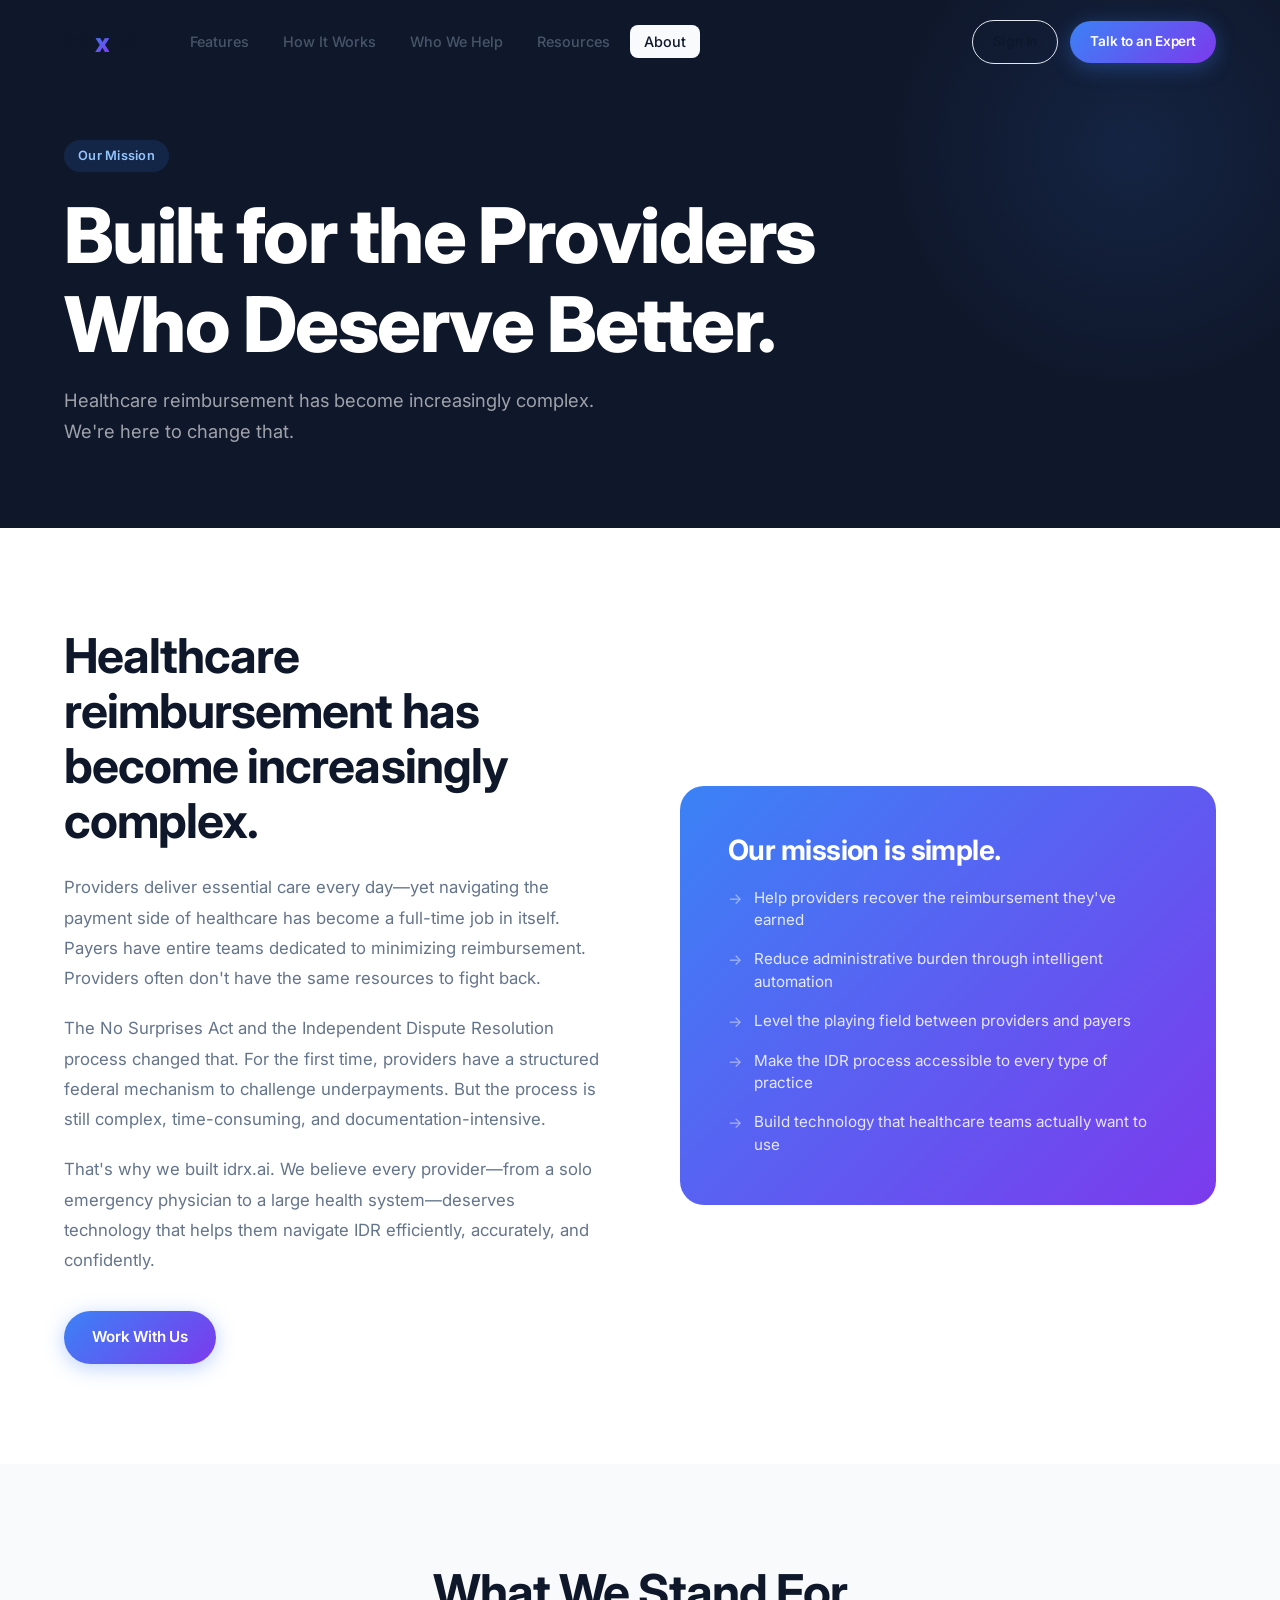
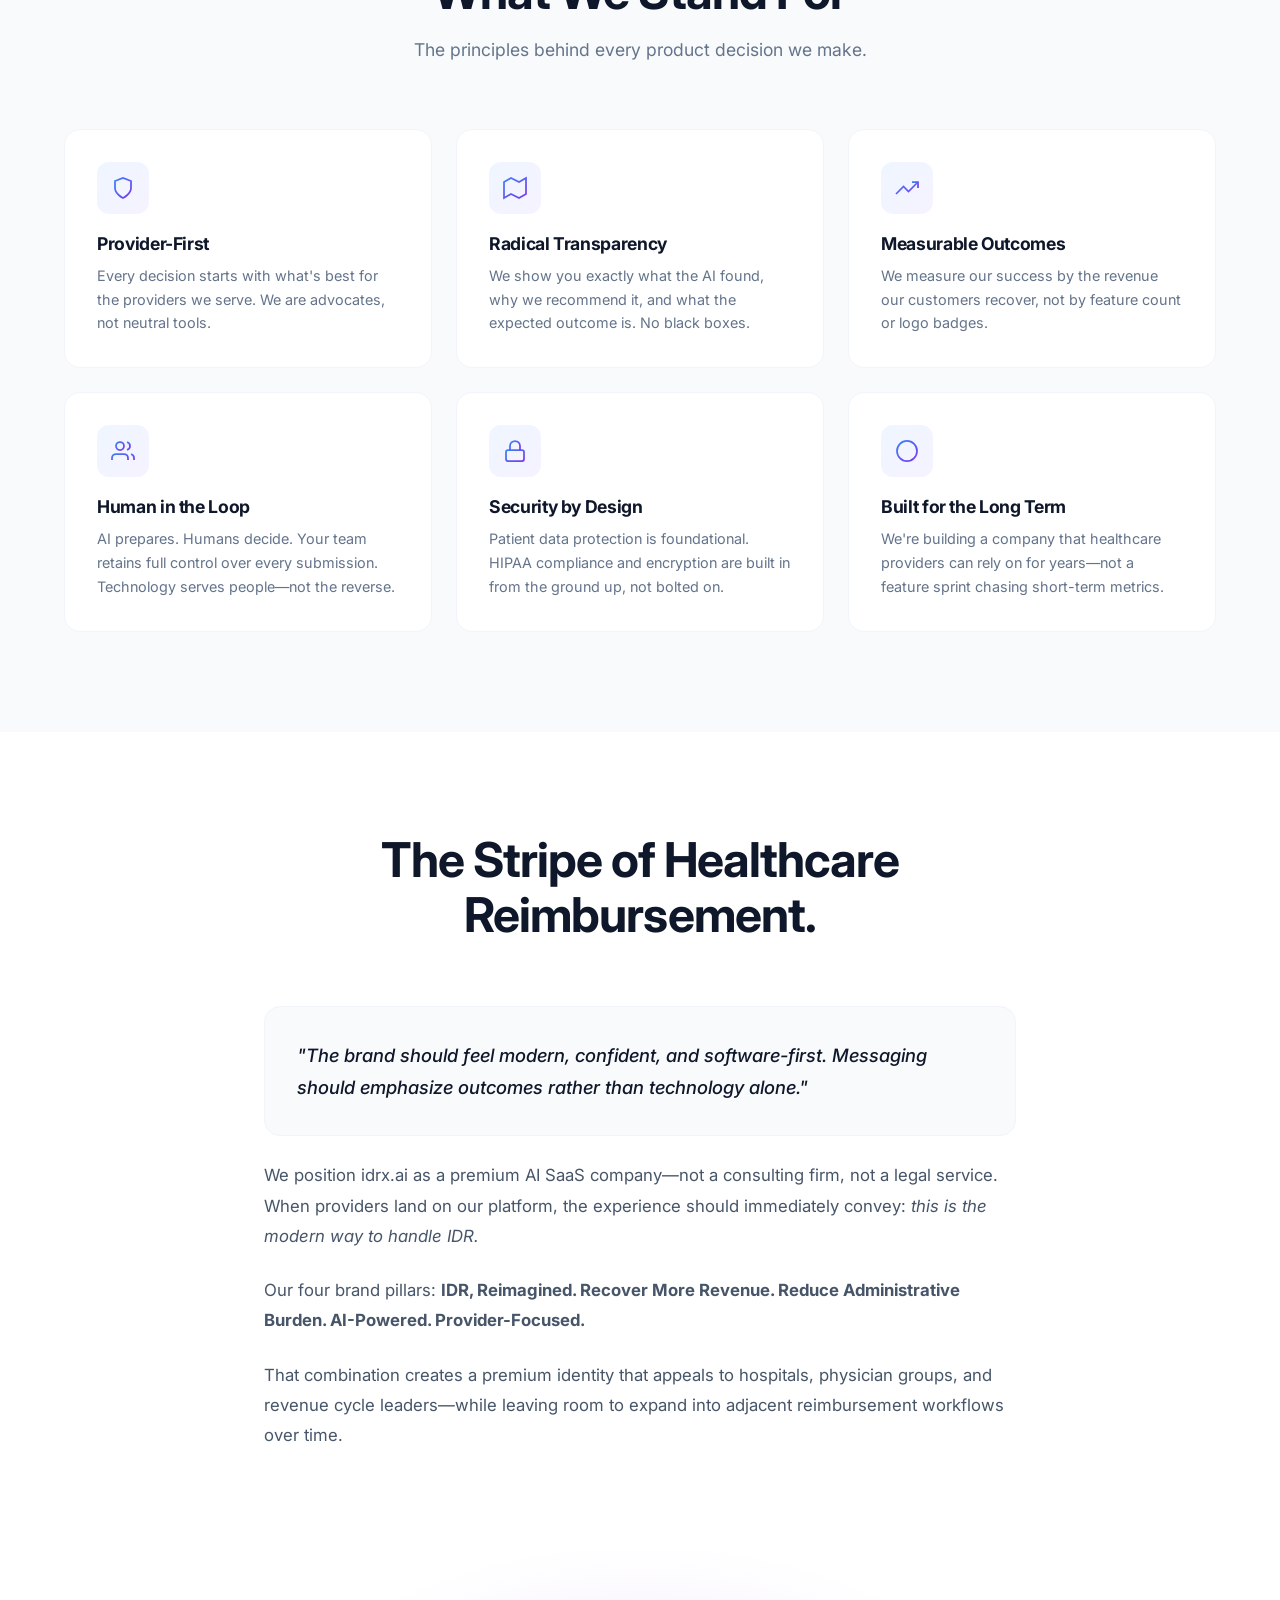
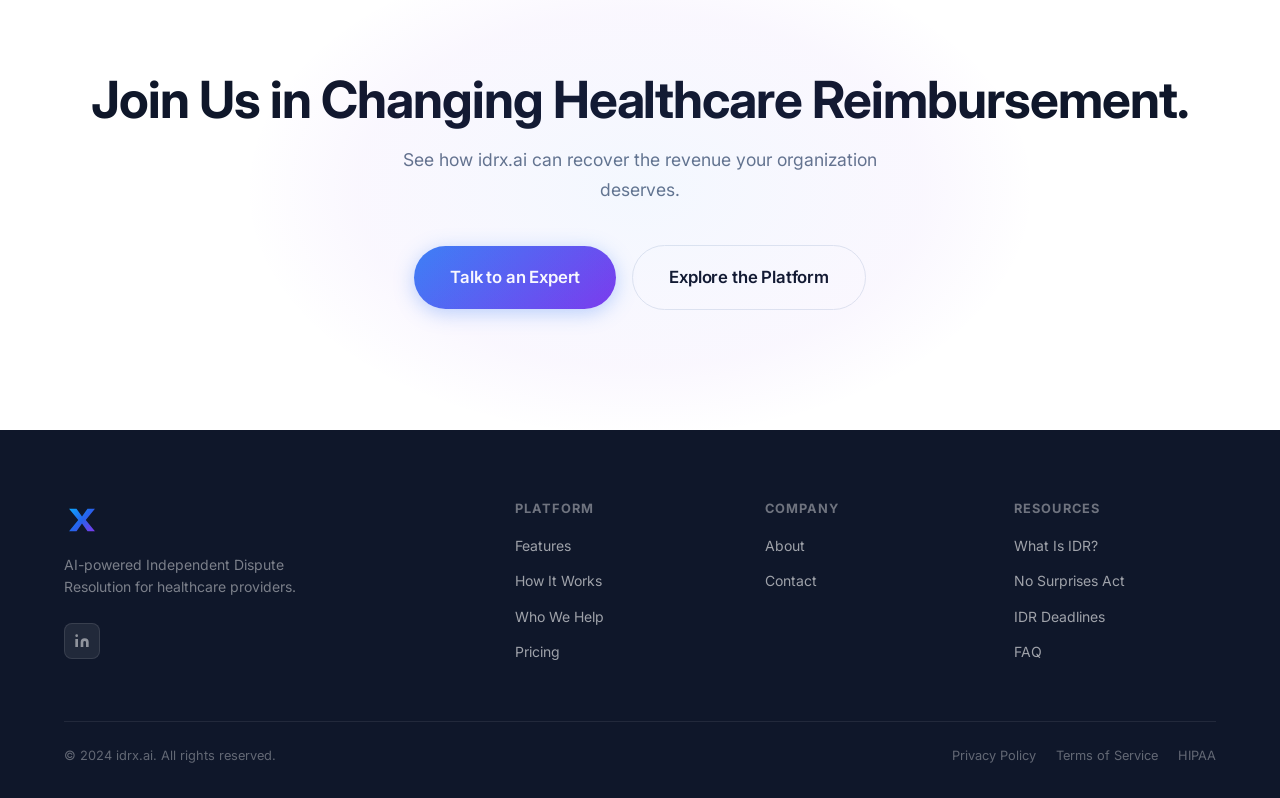
<file: about.html>
<!DOCTYPE html>
<html lang="en">
<head>
  <meta charset="UTF-8" />
  <meta name="viewport" content="width=device-width, initial-scale=1.0" />
  <title>About — idrx.ai | AI-Powered IDR for Healthcare</title>
  <meta name="description" content="idrx.ai is on a mission to help healthcare providers recover the reimbursement they've earned through intelligent, AI-powered Independent Dispute Resolution." />
  <link rel="preconnect" href="https://fonts.googleapis.com" />
  <link rel="preconnect" href="https://fonts.gstatic.com" crossorigin />
  <link rel="stylesheet" href="assets/css/style.css" />
  <link rel="icon" type="image/svg+xml" href="assets/img/icon.svg" />
</head>
<body>

<!-- ── NAVIGATION ── -->
<nav class="nav" id="nav">
  <div class="nav__inner">
    <a href="index.html" class="nav__logo">idr<span class="nav__logo-x">x</span>.ai</a>
    <ul class="nav__links">
      <li><a href="features.html">Features</a></li>
      <li><a href="index.html#how-it-works">How It Works</a></li>
      <li><a href="index.html#who-we-help">Who We Help</a></li>
      <li><a href="index.html#faq">Resources</a></li>
      <li><a href="about.html" class="active">About</a></li>
    </ul>
    <div class="nav__actions">
      <a href="contact.html" class="btn btn--secondary btn--small">Sign In</a>
      <a href="contact.html" class="btn btn--primary btn--small">Talk to an Expert</a>
    </div>
    <button class="nav__mobile-toggle" aria-label="Open menu">
      <svg width="22" height="22" viewBox="0 0 24 24" fill="none" stroke="currentColor" stroke-width="2"><line x1="3" y1="6" x2="21" y2="6"/><line x1="3" y1="12" x2="21" y2="12"/><line x1="3" y1="18" x2="21" y2="18"/></svg>
    </button>
  </div>
</nav>

<div class="nav__mobile-menu">
  <button class="nav__mobile-close">✕</button>
  <a href="features.html">Features</a>
  <a href="index.html#how-it-works">How It Works</a>
  <a href="index.html#who-we-help">Who We Help</a>
  <a href="about.html">About</a>
  <a href="contact.html" class="btn btn--primary" style="margin-top:16px">Talk to an Expert</a>
</div>

<!-- ── PAGE HERO ── -->
<section class="page-hero">
  <div class="container">
    <div class="page-hero__badge animate-in">
      <span class="badge">Our Mission</span>
    </div>
    <h1 class="animate-in animate-in-delay-1">Built for the Providers<br>Who Deserve Better.</h1>
    <p class="animate-in animate-in-delay-2">Healthcare reimbursement has become increasingly complex. We're here to change that.</p>
  </div>
</section>

<!-- ── MISSION ── -->
<section class="about-mission">
  <div class="container">
    <div class="about-mission__inner">
      <div class="about-mission__content reveal">
        <h2>Healthcare reimbursement has become increasingly complex.</h2>
        <p>
          Providers deliver essential care every day—yet navigating the payment side of healthcare has become a full-time job in itself. Payers have entire teams dedicated to minimizing reimbursement. Providers often don't have the same resources to fight back.
        </p>
        <p>
          The No Surprises Act and the Independent Dispute Resolution process changed that. For the first time, providers have a structured federal mechanism to challenge underpayments. But the process is still complex, time-consuming, and documentation-intensive.
        </p>
        <p>
          That's why we built idrx.ai. We believe every provider—from a solo emergency physician to a large health system—deserves technology that helps them navigate IDR efficiently, accurately, and confidently.
        </p>
        <a href="contact.html" class="btn btn--primary" style="margin-top:16px">Work With Us</a>
      </div>
      <div class="about-mission__visual reveal">
        <h3>Our mission is simple.</h3>
        <ul class="mission-points">
          <li>Help providers recover the reimbursement they've earned</li>
          <li>Reduce administrative burden through intelligent automation</li>
          <li>Level the playing field between providers and payers</li>
          <li>Make the IDR process accessible to every type of practice</li>
          <li>Build technology that healthcare teams actually want to use</li>
        </ul>
      </div>
    </div>
  </div>
</section>

<!-- ── VALUES ── -->
<section class="section section--alt">
  <div class="container">
    <div class="section__header">
      <h2 class="section__title">What We Stand For</h2>
      <p class="section__subtitle">The principles behind every product decision we make.</p>
    </div>
    <div style="display:grid;grid-template-columns:repeat(3,1fr);gap:24px">
      <div class="benefit-card reveal">
        <div class="benefit-card__icon">
          <svg width="24" height="24" viewBox="0 0 24 24" fill="none" stroke="url(#vg1)" stroke-width="1.75"><defs><linearGradient id="vg1" x1="0" y1="0" x2="1" y2="1"><stop offset="0" stop-color="#3B82F6"/><stop offset="1" stop-color="#7C3AED"/></linearGradient></defs><path d="M12 22s8-4 8-10V5l-8-3-8 3v7c0 6 8 10 8 10z"/></svg>
        </div>
        <h3>Provider-First</h3>
        <p>Every decision starts with what's best for the providers we serve. We are advocates, not neutral tools.</p>
      </div>
      <div class="benefit-card reveal">
        <div class="benefit-card__icon">
          <svg width="24" height="24" viewBox="0 0 24 24" fill="none" stroke="url(#vg2)" stroke-width="1.75"><defs><linearGradient id="vg2" x1="0" y1="0" x2="1" y2="1"><stop offset="0" stop-color="#3B82F6"/><stop offset="1" stop-color="#7C3AED"/></linearGradient></defs><path d="M1 6v16l7-4 8 4 7-4V2l-7 4-8-4-7 4z"/><line x1="8" y1="2" x2="8" y2="18"/><line x1="16" y1="6" x2="16" y2="22"/></svg>
        </div>
        <h3>Radical Transparency</h3>
        <p>We show you exactly what the AI found, why we recommend it, and what the expected outcome is. No black boxes.</p>
      </div>
      <div class="benefit-card reveal">
        <div class="benefit-card__icon">
          <svg width="24" height="24" viewBox="0 0 24 24" fill="none" stroke="url(#vg3)" stroke-width="1.75"><defs><linearGradient id="vg3" x1="0" y1="0" x2="1" y2="1"><stop offset="0" stop-color="#3B82F6"/><stop offset="1" stop-color="#7C3AED"/></linearGradient></defs><polyline points="23 6 13.5 15.5 8.5 10.5 1 18"/><polyline points="17 6 23 6 23 12"/></svg>
        </div>
        <h3>Measurable Outcomes</h3>
        <p>We measure our success by the revenue our customers recover, not by feature count or logo badges.</p>
      </div>
      <div class="benefit-card reveal">
        <div class="benefit-card__icon">
          <svg width="24" height="24" viewBox="0 0 24 24" fill="none" stroke="url(#vg4)" stroke-width="1.75"><defs><linearGradient id="vg4" x1="0" y1="0" x2="1" y2="1"><stop offset="0" stop-color="#3B82F6"/><stop offset="1" stop-color="#7C3AED"/></linearGradient></defs><path d="M17 21v-2a4 4 0 0 0-4-4H5a4 4 0 0 0-4 4v2"/><circle cx="9" cy="7" r="4"/><path d="M23 21v-2a4 4 0 0 0-3-3.87"/><path d="M16 3.13a4 4 0 0 1 0 7.75"/></svg>
        </div>
        <h3>Human in the Loop</h3>
        <p>AI prepares. Humans decide. Your team retains full control over every submission. Technology serves people—not the reverse.</p>
      </div>
      <div class="benefit-card reveal">
        <div class="benefit-card__icon">
          <svg width="24" height="24" viewBox="0 0 24 24" fill="none" stroke="url(#vg5)" stroke-width="1.75"><defs><linearGradient id="vg5" x1="0" y1="0" x2="1" y2="1"><stop offset="0" stop-color="#3B82F6"/><stop offset="1" stop-color="#7C3AED"/></linearGradient></defs><rect x="3" y="11" width="18" height="11" rx="2" ry="2"/><path d="M7 11V7a5 5 0 0 1 10 0v4"/></svg>
        </div>
        <h3>Security by Design</h3>
        <p>Patient data protection is foundational. HIPAA compliance and encryption are built in from the ground up, not bolted on.</p>
      </div>
      <div class="benefit-card reveal">
        <div class="benefit-card__icon">
          <svg width="24" height="24" viewBox="0 0 24 24" fill="none" stroke="url(#vg6)" stroke-width="1.75"><defs><linearGradient id="vg6" x1="0" y1="0" x2="1" y2="1"><stop offset="0" stop-color="#3B82F6"/><stop offset="1" stop-color="#7C3AED"/></linearGradient></defs><circle cx="12" cy="12" r="10"/><line x1="12" y1="8" x2="12" y2="12"/><line x1="12" y1="16" x2="12.01" y2="16"/></svg>
        </div>
        <h3>Built for the Long Term</h3>
        <p>We're building a company that healthcare providers can rely on for years—not a feature sprint chasing short-term metrics.</p>
      </div>
    </div>
  </div>
</section>

<!-- ── BRAND DIRECTION ── -->
<section class="section">
  <div class="container" style="max-width:800px">
    <div class="section__header">
      <h2 class="section__title">The Stripe of Healthcare Reimbursement.</h2>
    </div>
    <div style="display:grid;gap:24px">
      <div style="padding:32px;background:var(--gray-50);border-radius:16px;border:1px solid var(--gray-100)">
        <p style="font-size:1.15rem;font-style:italic;color:var(--navy);line-height:1.75;font-weight:500;margin:0">
          "The brand should feel modern, confident, and software-first. Messaging should emphasize outcomes rather than technology alone."
        </p>
      </div>
      <p style="font-size:1.05rem;line-height:1.8">
        We position idrx.ai as a premium AI SaaS company—not a consulting firm, not a legal service. When providers land on our platform, the experience should immediately convey: <em>this is the modern way to handle IDR.</em>
      </p>
      <p style="font-size:1.05rem;line-height:1.8">
        Our four brand pillars: <strong>IDR, Reimagined. Recover More Revenue. Reduce Administrative Burden. AI-Powered. Provider-Focused.</strong>
      </p>
      <p style="font-size:1.05rem;line-height:1.8">
        That combination creates a premium identity that appeals to hospitals, physician groups, and revenue cycle leaders—while leaving room to expand into adjacent reimbursement workflows over time.
      </p>
    </div>
  </div>
</section>

<!-- ── CTA ── -->
<section class="cta-section">
  <div class="container">
    <h2>Join Us in Changing Healthcare Reimbursement.</h2>
    <p>See how idrx.ai can recover the revenue your organization deserves.</p>
    <div class="cta-section__actions">
      <a href="contact.html" class="btn btn--primary btn--large">Talk to an Expert</a>
      <a href="features.html" class="btn btn--secondary btn--large">Explore the Platform</a>
    </div>
  </div>
</section>

<!-- ── FOOTER ── -->
<footer class="footer">
  <div class="container">
    <div class="footer__inner">
      <div class="footer__brand">
        <div class="footer__logo"><img src="assets/img/icon.svg" alt="idrx.ai" class="footer__logo-img" /></div>
        <p class="footer__tagline">AI-powered Independent Dispute Resolution for healthcare providers.</p>
        <div class="footer__social">
          <a href="#" class="footer__social-link" aria-label="LinkedIn">
            <svg viewBox="0 0 24 24" fill="currentColor"><path d="M16 8a6 6 0 0 1 6 6v7h-4v-7a2 2 0 0 0-2-2 2 2 0 0 0-2 2v7h-4v-7a6 6 0 0 1 6-6zM2 9h4v12H2z"/><circle cx="4" cy="4" r="2"/></svg>
          </a>
        </div>
      </div>
      <div class="footer__col">
        <h5>Platform</h5>
        <ul>
          <li><a href="features.html">Features</a></li>
          <li><a href="index.html#how-it-works">How It Works</a></li>
          <li><a href="index.html#who-we-help">Who We Help</a></li>
          <li><a href="contact.html">Pricing</a></li>
        </ul>
      </div>
      <div class="footer__col">
        <h5>Company</h5>
        <ul>
          <li><a href="about.html">About</a></li>
          <li><a href="contact.html">Contact</a></li>
        </ul>
      </div>
      <div class="footer__col">
        <h5>Resources</h5>
        <ul>
          <li><a href="#">What Is IDR?</a></li>
          <li><a href="#">No Surprises Act</a></li>
          <li><a href="#">IDR Deadlines</a></li>
          <li><a href="#">FAQ</a></li>
        </ul>
      </div>
    </div>
    <div class="footer__bottom">
      <span class="footer__copyright">© 2024 idrx.ai. All rights reserved.</span>
      <div class="footer__legal">
        <a href="#">Privacy Policy</a>
        <a href="#">Terms of Service</a>
        <a href="#">HIPAA</a>
      </div>
    </div>
  </div>
</footer>

<script src="assets/js/main.js"></script>
</body>
</html>
</file>
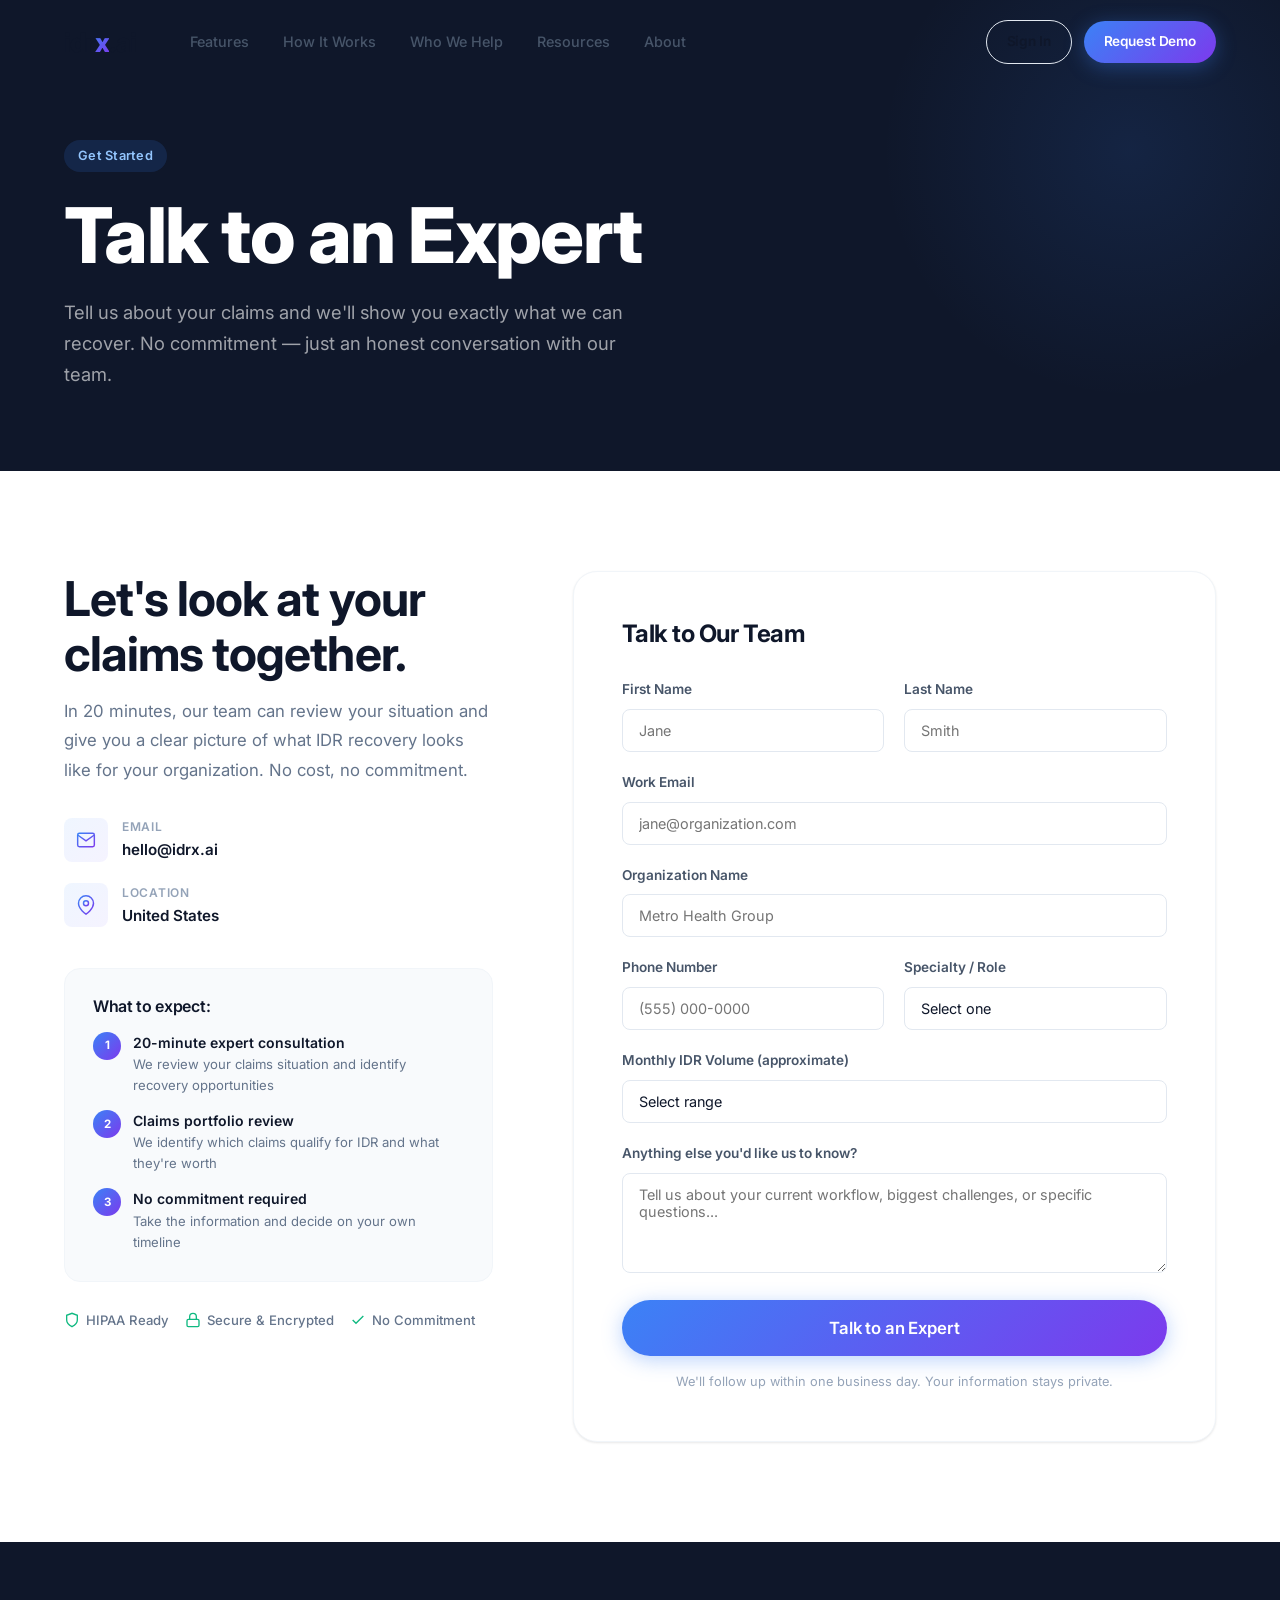
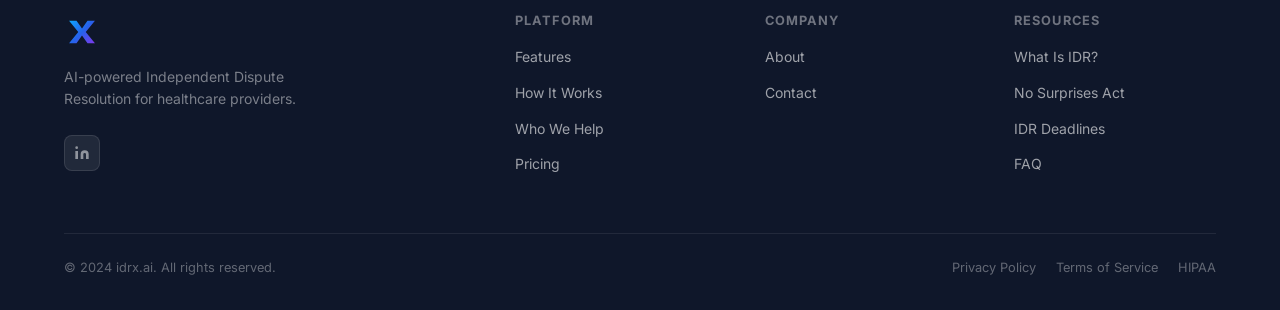
<file: contact.html>
<!DOCTYPE html>
<html lang="en">
<head>
  <meta charset="UTF-8" />
  <meta name="viewport" content="width=device-width, initial-scale=1.0" />
  <title>Request a Demo — idrx.ai</title>
  <meta name="description" content="See idrx.ai in action. Request a personalized demo and discover how AI-powered IDR can recover more revenue for your organization." />
  <link rel="preconnect" href="https://fonts.googleapis.com" />
  <link rel="preconnect" href="https://fonts.gstatic.com" crossorigin />
  <link rel="stylesheet" href="assets/css/style.css" />
  <link rel="icon" type="image/svg+xml" href="assets/img/icon.svg" />
</head>
<body>

<!-- ── NAVIGATION ── -->
<nav class="nav" id="nav">
  <div class="nav__inner">
    <a href="index.html" class="nav__logo">idr<span class="nav__logo-x">x</span>.ai</a>
    <ul class="nav__links">
      <li><a href="features.html">Features</a></li>
      <li><a href="index.html#how-it-works">How It Works</a></li>
      <li><a href="index.html#who-we-help">Who We Help</a></li>
      <li><a href="index.html#faq">Resources</a></li>
      <li><a href="about.html">About</a></li>
    </ul>
    <div class="nav__actions">
      <a href="contact.html" class="btn btn--secondary btn--small">Sign In</a>
      <a href="contact.html" class="btn btn--primary btn--small">Request Demo</a>
    </div>
    <button class="nav__mobile-toggle" aria-label="Open menu">
      <svg width="22" height="22" viewBox="0 0 24 24" fill="none" stroke="currentColor" stroke-width="2"><line x1="3" y1="6" x2="21" y2="6"/><line x1="3" y1="12" x2="21" y2="12"/><line x1="3" y1="18" x2="21" y2="18"/></svg>
    </button>
  </div>
</nav>

<div class="nav__mobile-menu">
  <button class="nav__mobile-close">✕</button>
  <a href="features.html">Features</a>
  <a href="index.html#how-it-works">How It Works</a>
  <a href="index.html#who-we-help">Who We Help</a>
  <a href="about.html">About</a>
  <a href="contact.html" class="btn btn--primary" style="margin-top:16px">Request Demo</a>
</div>

<!-- ── PAGE HERO ── -->
<section class="page-hero">
  <div class="container">
    <div class="page-hero__badge animate-in">
      <span class="badge">Get Started</span>
    </div>
    <h1 class="animate-in animate-in-delay-1">Talk to an Expert</h1>
    <p class="animate-in animate-in-delay-2">Tell us about your claims and we'll show you exactly what we can recover. No commitment — just an honest conversation with our team.</p>
  </div>
</section>

<!-- ── CONTACT SECTION ── -->
<section class="contact-section">
  <div class="container">
    <div class="contact-inner">
      <!-- Left: Info -->
      <div class="contact-info reveal">
        <h2>Let's look at your claims together.</h2>
        <p>In 20 minutes, our team can review your situation and give you a clear picture of what IDR recovery looks like for your organization. No cost, no commitment.</p>

        <div class="contact-detail">
          <div class="contact-detail__icon">
            <svg width="20" height="20" viewBox="0 0 24 24" fill="none" stroke="url(#cg1)" stroke-width="1.75"><defs><linearGradient id="cg1" x1="0" y1="0" x2="1" y2="1"><stop offset="0" stop-color="#3B82F6"/><stop offset="1" stop-color="#7C3AED"/></linearGradient></defs><path d="M4 4h16c1.1 0 2 .9 2 2v12c0 1.1-.9 2-2 2H4c-1.1 0-2-.9-2-2V6c0-1.1.9-2 2-2z"/><polyline points="22,6 12,13 2,6"/></svg>
          </div>
          <div>
            <div class="contact-detail__label">Email</div>
            <div class="contact-detail__value">hello@idrx.ai</div>
          </div>
        </div>

        <div class="contact-detail">
          <div class="contact-detail__icon">
            <svg width="20" height="20" viewBox="0 0 24 24" fill="none" stroke="url(#cg2)" stroke-width="1.75"><defs><linearGradient id="cg2" x1="0" y1="0" x2="1" y2="1"><stop offset="0" stop-color="#3B82F6"/><stop offset="1" stop-color="#7C3AED"/></linearGradient></defs><path d="M21 10c0 7-9 13-9 13s-9-6-9-13a9 9 0 0 1 18 0z"/><circle cx="12" cy="10" r="3"/></svg>
          </div>
          <div>
            <div class="contact-detail__label">Location</div>
            <div class="contact-detail__value">United States</div>
          </div>
        </div>

        <!-- What to expect -->
        <div style="margin-top:40px;padding:28px;background:var(--gray-50);border-radius:16px;border:1px solid var(--gray-100)">
          <h4 style="margin-bottom:16px;color:var(--navy);font-size:1rem">What to expect:</h4>
          <div style="display:flex;flex-direction:column;gap:14px">
            <div style="display:flex;gap:12px;align-items:flex-start">
              <div style="width:28px;height:28px;background:linear-gradient(135deg,#3B82F6,#7C3AED);border-radius:50%;display:flex;align-items:center;justify-content:center;flex-shrink:0;color:white;font-size:0.72rem;font-weight:700">1</div>
              <div>
                <div style="font-size:0.875rem;font-weight:600;color:var(--navy)">20-minute expert consultation</div>
                <div style="font-size:0.82rem;color:var(--gray-500)">We review your claims situation and identify recovery opportunities</div>
              </div>
            </div>
            <div style="display:flex;gap:12px;align-items:flex-start">
              <div style="width:28px;height:28px;background:linear-gradient(135deg,#3B82F6,#7C3AED);border-radius:50%;display:flex;align-items:center;justify-content:center;flex-shrink:0;color:white;font-size:0.72rem;font-weight:700">2</div>
              <div>
                <div style="font-size:0.875rem;font-weight:600;color:var(--navy)">Claims portfolio review</div>
                <div style="font-size:0.82rem;color:var(--gray-500)">We identify which claims qualify for IDR and what they're worth</div>
              </div>
            </div>
            <div style="display:flex;gap:12px;align-items:flex-start">
              <div style="width:28px;height:28px;background:linear-gradient(135deg,#3B82F6,#7C3AED);border-radius:50%;display:flex;align-items:center;justify-content:center;flex-shrink:0;color:white;font-size:0.72rem;font-weight:700">3</div>
              <div>
                <div style="font-size:0.875rem;font-weight:600;color:var(--navy)">No commitment required</div>
                <div style="font-size:0.82rem;color:var(--gray-500)">Take the information and decide on your own timeline</div>
              </div>
            </div>
          </div>
        </div>

        <!-- Trust signals -->
        <div style="margin-top:28px;display:flex;flex-wrap:wrap;gap:16px">
          <div style="display:flex;align-items:center;gap:6px;font-size:0.82rem;font-weight:500;color:var(--gray-500)">
            <svg width="16" height="16" viewBox="0 0 24 24" fill="none" stroke="#10B981" stroke-width="2"><path d="M12 22s8-4 8-10V5l-8-3-8 3v7c0 6 8 10 8 10z"/></svg>
            HIPAA Ready
          </div>
          <div style="display:flex;align-items:center;gap:6px;font-size:0.82rem;font-weight:500;color:var(--gray-500)">
            <svg width="16" height="16" viewBox="0 0 24 24" fill="none" stroke="#10B981" stroke-width="2"><rect x="3" y="11" width="18" height="11" rx="2"/><path d="M7 11V7a5 5 0 0 1 10 0v4"/></svg>
            Secure & Encrypted
          </div>
          <div style="display:flex;align-items:center;gap:6px;font-size:0.82rem;font-weight:500;color:var(--gray-500)">
            <svg width="16" height="16" viewBox="0 0 24 24" fill="none" stroke="#10B981" stroke-width="2"><polyline points="20 6 9 17 4 12"/></svg>
            No Commitment
          </div>
        </div>
      </div>

      <!-- Right: Form -->
      <div class="contact-form reveal">
        <h3>Talk to Our Team</h3>
        <form id="demo-form" novalidate>
          <div class="form-row">
            <div class="form-group">
              <label for="first-name">First Name</label>
              <input type="text" id="first-name" name="first-name" placeholder="Jane" required />
            </div>
            <div class="form-group">
              <label for="last-name">Last Name</label>
              <input type="text" id="last-name" name="last-name" placeholder="Smith" required />
            </div>
          </div>
          <div class="form-group">
            <label for="email">Work Email</label>
            <input type="email" id="email" name="email" placeholder="jane@organization.com" required />
          </div>
          <div class="form-group">
            <label for="organization">Organization Name</label>
            <input type="text" id="organization" name="organization" placeholder="Metro Health Group" required />
          </div>
          <div class="form-row">
            <div class="form-group">
              <label for="phone">Phone Number</label>
              <input type="tel" id="phone" name="phone" placeholder="(555) 000-0000" />
            </div>
            <div class="form-group">
              <label for="specialty">Specialty / Role</label>
              <select id="specialty" name="specialty">
                <option value="" disabled selected>Select one</option>
                <option>Emergency Medicine</option>
                <option>Anesthesiology</option>
                <option>Radiology</option>
                <option>Hospital / Health System</option>
                <option>Surgery Center</option>
                <option>Physician Group</option>
                <option>Revenue Cycle / Billing</option>
                <option>Other</option>
              </select>
            </div>
          </div>
          <div class="form-group">
            <label for="volume">Monthly IDR Volume (approximate)</label>
            <select id="volume" name="volume">
              <option value="" disabled selected>Select range</option>
              <option>Less than 25 cases/month</option>
              <option>25–100 cases/month</option>
              <option>100–500 cases/month</option>
              <option>500–2,000 cases/month</option>
              <option>2,000+ cases/month</option>
              <option>Not currently filing IDR</option>
            </select>
          </div>
          <div class="form-group">
            <label for="message">Anything else you'd like us to know?</label>
            <textarea id="message" name="message" placeholder="Tell us about your current workflow, biggest challenges, or specific questions..."></textarea>
          </div>
          <div class="form-submit">
            <button type="submit" class="btn btn--primary btn--large">Talk to an Expert</button>
          </div>
          <p class="form-note">We'll follow up within one business day. Your information stays private.</p>
        </form>
      </div>
    </div>
  </div>
</section>

<!-- ── FOOTER ── -->
<footer class="footer">
  <div class="container">
    <div class="footer__inner">
      <div class="footer__brand">
        <div class="footer__logo"><img src="assets/img/icon.svg" alt="idrx.ai" class="footer__logo-img" /></div>
        <p class="footer__tagline">AI-powered Independent Dispute Resolution for healthcare providers.</p>
        <div class="footer__social">
          <a href="#" class="footer__social-link" aria-label="LinkedIn">
            <svg viewBox="0 0 24 24" fill="currentColor"><path d="M16 8a6 6 0 0 1 6 6v7h-4v-7a2 2 0 0 0-2-2 2 2 0 0 0-2 2v7h-4v-7a6 6 0 0 1 6-6zM2 9h4v12H2z"/><circle cx="4" cy="4" r="2"/></svg>
          </a>
        </div>
      </div>
      <div class="footer__col">
        <h5>Platform</h5>
        <ul>
          <li><a href="features.html">Features</a></li>
          <li><a href="index.html#how-it-works">How It Works</a></li>
          <li><a href="index.html#who-we-help">Who We Help</a></li>
          <li><a href="contact.html">Pricing</a></li>
        </ul>
      </div>
      <div class="footer__col">
        <h5>Company</h5>
        <ul>
          <li><a href="about.html">About</a></li>
          <li><a href="contact.html">Contact</a></li>
        </ul>
      </div>
      <div class="footer__col">
        <h5>Resources</h5>
        <ul>
          <li><a href="#">What Is IDR?</a></li>
          <li><a href="#">No Surprises Act</a></li>
          <li><a href="#">IDR Deadlines</a></li>
          <li><a href="#">FAQ</a></li>
        </ul>
      </div>
    </div>
    <div class="footer__bottom">
      <span class="footer__copyright">© 2024 idrx.ai. All rights reserved.</span>
      <div class="footer__legal">
        <a href="#">Privacy Policy</a>
        <a href="#">Terms of Service</a>
        <a href="#">HIPAA</a>
      </div>
    </div>
  </div>
</footer>

<script src="assets/js/main.js"></script>
</body>
</html>
</file>
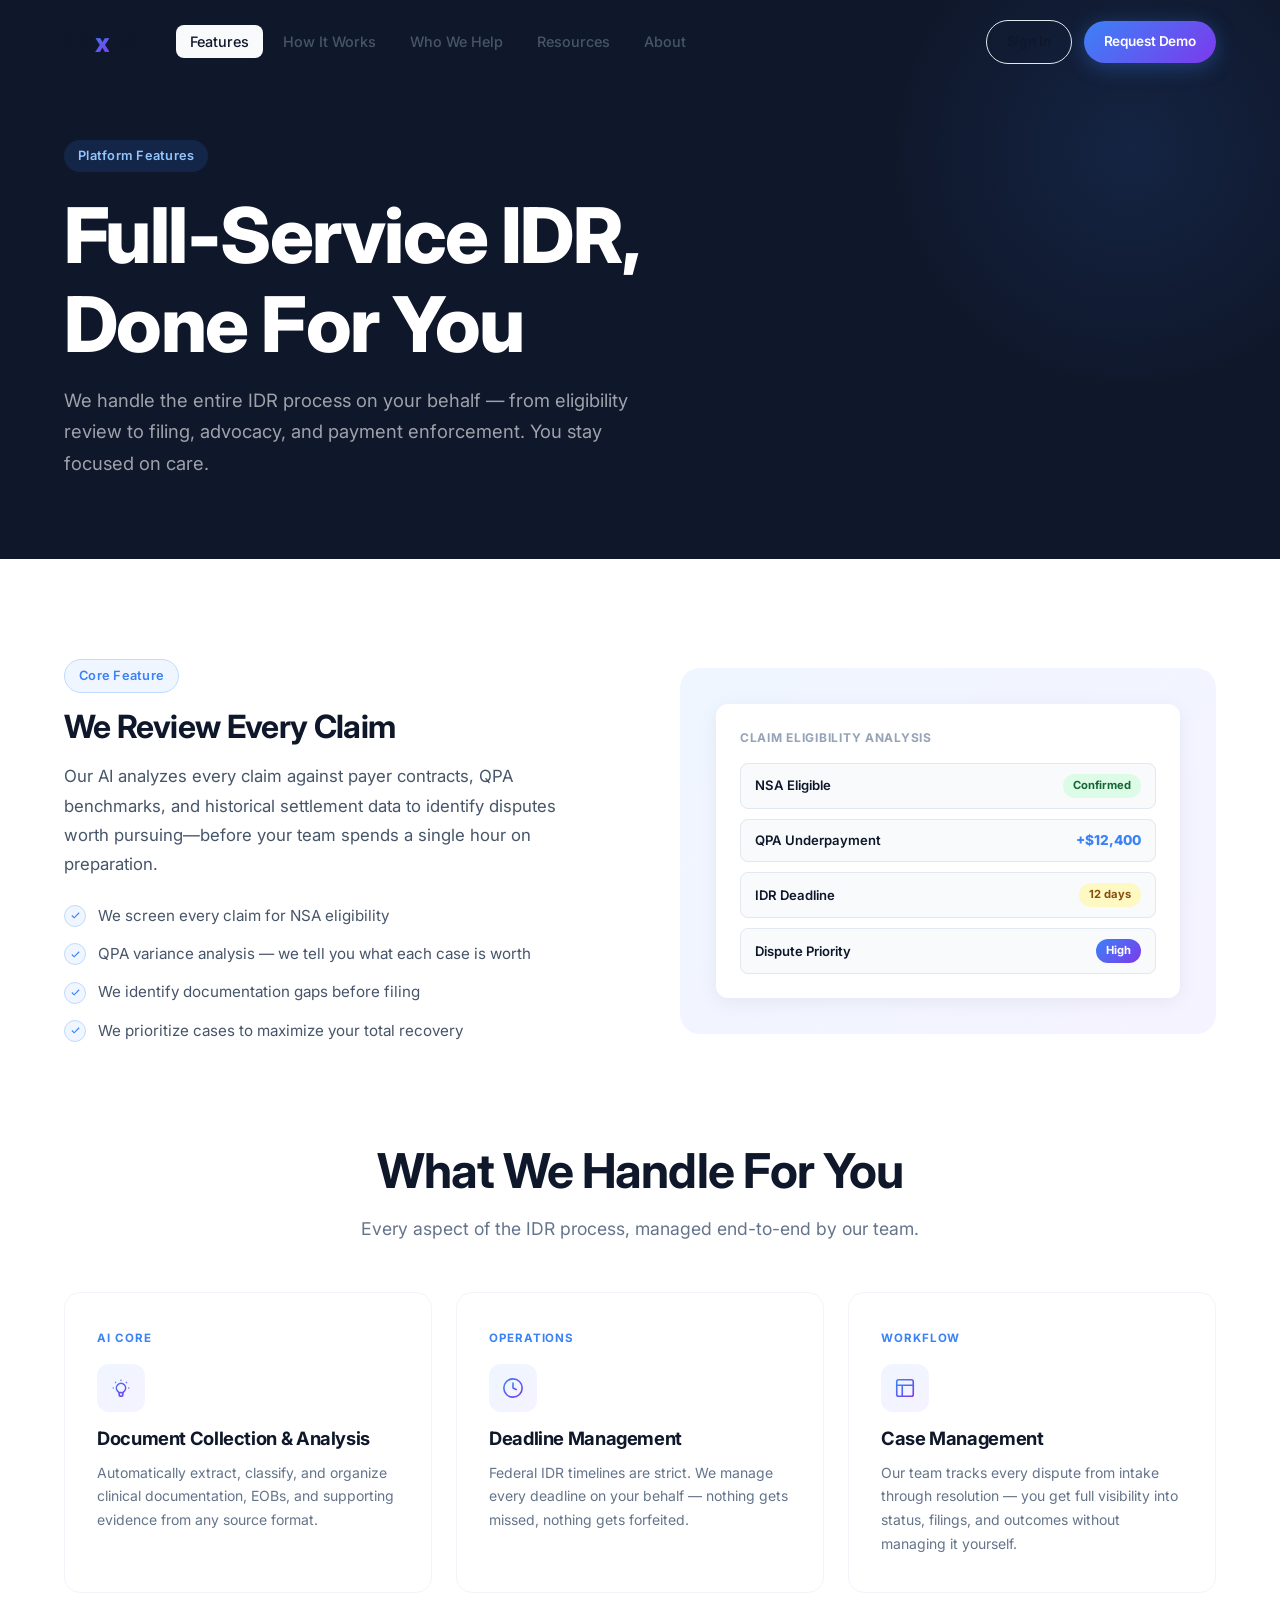
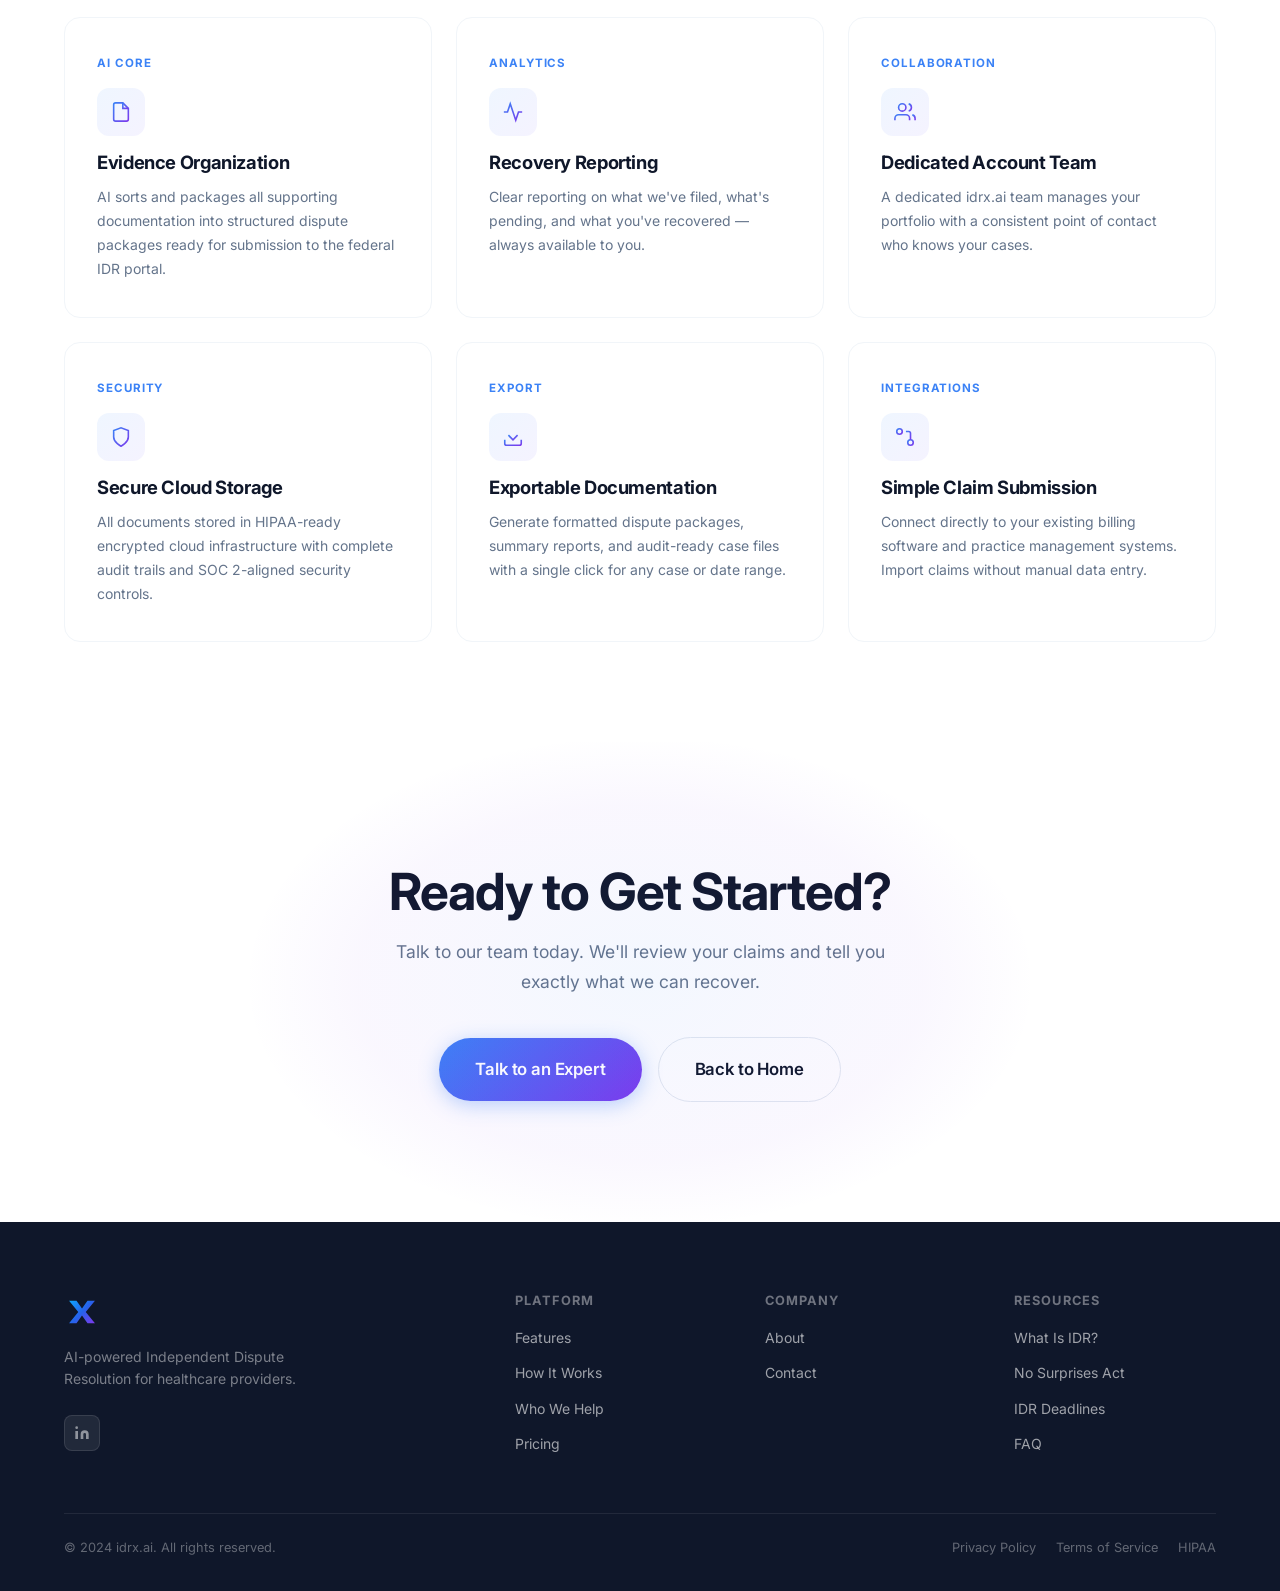
<file: features.html>
<!DOCTYPE html>
<html lang="en">
<head>
  <meta charset="UTF-8" />
  <meta name="viewport" content="width=device-width, initial-scale=1.0" />
  <title>Features — AI-Powered IDR Platform | idrx.ai</title>
  <meta name="description" content="Explore idrx.ai's full suite of AI-powered features for Independent Dispute Resolution—claim review, case preparation, deadline tracking, and more." />
  <link rel="preconnect" href="https://fonts.googleapis.com" />
  <link rel="preconnect" href="https://fonts.gstatic.com" crossorigin />
  <link rel="stylesheet" href="assets/css/style.css" />
  <link rel="icon" type="image/svg+xml" href="assets/img/icon.svg" />
</head>
<body>

<!-- ── NAVIGATION ── -->
<nav class="nav" id="nav">
  <div class="nav__inner">
    <a href="index.html" class="nav__logo">idr<span class="nav__logo-x">x</span>.ai</a>
    <ul class="nav__links">
      <li><a href="features.html" class="active">Features</a></li>
      <li><a href="index.html#how-it-works">How It Works</a></li>
      <li><a href="index.html#who-we-help">Who We Help</a></li>
      <li><a href="index.html#faq">Resources</a></li>
      <li><a href="about.html">About</a></li>
    </ul>
    <div class="nav__actions">
      <a href="contact.html" class="btn btn--secondary btn--small">Sign In</a>
      <a href="contact.html" class="btn btn--primary btn--small">Request Demo</a>
    </div>
    <button class="nav__mobile-toggle" aria-label="Open menu">
      <svg width="22" height="22" viewBox="0 0 24 24" fill="none" stroke="currentColor" stroke-width="2"><line x1="3" y1="6" x2="21" y2="6"/><line x1="3" y1="12" x2="21" y2="12"/><line x1="3" y1="18" x2="21" y2="18"/></svg>
    </button>
  </div>
</nav>

<div class="nav__mobile-menu">
  <button class="nav__mobile-close">✕</button>
  <a href="features.html">Features</a>
  <a href="index.html#how-it-works">How It Works</a>
  <a href="index.html#who-we-help">Who We Help</a>
  <a href="about.html">About</a>
  <a href="contact.html" class="btn btn--primary" style="margin-top:16px">Request Demo</a>
</div>

<!-- ── PAGE HERO ── -->
<section class="page-hero">
  <div class="container">
    <div class="page-hero__badge animate-in">
      <span class="badge">Platform Features</span>
    </div>
    <h1 class="animate-in animate-in-delay-1">Full-Service IDR,<br>Done For You</h1>
    <p class="animate-in animate-in-delay-2">We handle the entire IDR process on your behalf — from eligibility review to filing, advocacy, and payment enforcement. You stay focused on care.</p>
  </div>
</section>

<!-- ── CORE FEATURES ── -->
<section class="features-section section">
  <div class="container">

    <!-- ── INTELLIGENT CLAIM REVIEW ── -->
    <div style="display:grid;grid-template-columns:1fr 1fr;gap:80px;align-items:center;margin-bottom:100px" class="reveal">
      <div>
        <div class="badge badge--blue" style="margin-bottom:16px">Core Feature</div>
        <h2 style="margin-bottom:16px;font-size:2rem">We Review Every Claim</h2>
        <p style="font-size:1.05rem;line-height:1.75;margin-bottom:24px">Our AI analyzes every claim against payer contracts, QPA benchmarks, and historical settlement data to identify disputes worth pursuing—before your team spends a single hour on preparation.</p>
        <ul class="feature-list" style="--color: var(--navy)">
          <li style="color:var(--gray-600)">
            <span style="width:22px;height:22px;background:#EFF6FF;border:1px solid #BFDBFE;border-radius:50%;display:flex;align-items:center;justify-content:center;flex-shrink:0">
              <svg width="11" height="11" viewBox="0 0 24 24" fill="none" stroke="#3B82F6" stroke-width="2.5"><polyline points="20 6 9 17 4 12"/></svg>
            </span>
            We screen every claim for NSA eligibility
          </li>
          <li style="color:var(--gray-600)">
            <span style="width:22px;height:22px;background:#EFF6FF;border:1px solid #BFDBFE;border-radius:50%;display:flex;align-items:center;justify-content:center;flex-shrink:0">
              <svg width="11" height="11" viewBox="0 0 24 24" fill="none" stroke="#3B82F6" stroke-width="2.5"><polyline points="20 6 9 17 4 12"/></svg>
            </span>
            QPA variance analysis — we tell you what each case is worth
          </li>
          <li style="color:var(--gray-600)">
            <span style="width:22px;height:22px;background:#EFF6FF;border:1px solid #BFDBFE;border-radius:50%;display:flex;align-items:center;justify-content:center;flex-shrink:0">
              <svg width="11" height="11" viewBox="0 0 24 24" fill="none" stroke="#3B82F6" stroke-width="2.5"><polyline points="20 6 9 17 4 12"/></svg>
            </span>
            We identify documentation gaps before filing
          </li>
          <li style="color:var(--gray-600)">
            <span style="width:22px;height:22px;background:#EFF6FF;border:1px solid #BFDBFE;border-radius:50%;display:flex;align-items:center;justify-content:center;flex-shrink:0">
              <svg width="11" height="11" viewBox="0 0 24 24" fill="none" stroke="#3B82F6" stroke-width="2.5"><polyline points="20 6 9 17 4 12"/></svg>
            </span>
            We prioritize cases to maximize your total recovery
          </li>
        </ul>
      </div>
      <div style="background:linear-gradient(135deg,#EFF6FF,#F5F3FF);border-radius:20px;padding:36px">
        <div style="background:white;border-radius:12px;padding:24px;box-shadow:0 4px 20px rgba(0,0,0,0.06)">
          <div style="font-size:0.75rem;font-weight:700;text-transform:uppercase;letter-spacing:0.06em;color:#94A3B8;margin-bottom:16px">Claim Eligibility Analysis</div>
          <div style="display:flex;flex-direction:column;gap:10px">
            <div style="display:flex;justify-content:space-between;align-items:center;padding:10px 14px;background:#F8FAFC;border-radius:8px;border:1px solid #E2E8F0">
              <span style="font-size:0.82rem;font-weight:600;color:#0F172A">NSA Eligible</span>
              <span style="background:#DCFCE7;color:#166534;font-size:0.7rem;font-weight:700;padding:3px 10px;border-radius:999px">Confirmed</span>
            </div>
            <div style="display:flex;justify-content:space-between;align-items:center;padding:10px 14px;background:#F8FAFC;border-radius:8px;border:1px solid #E2E8F0">
              <span style="font-size:0.82rem;font-weight:600;color:#0F172A">QPA Underpayment</span>
              <span style="font-size:0.85rem;font-weight:800;color:#3B82F6">+$12,400</span>
            </div>
            <div style="display:flex;justify-content:space-between;align-items:center;padding:10px 14px;background:#F8FAFC;border-radius:8px;border:1px solid #E2E8F0">
              <span style="font-size:0.82rem;font-weight:600;color:#0F172A">IDR Deadline</span>
              <span style="background:#FEF9C3;color:#854D0E;font-size:0.7rem;font-weight:700;padding:3px 10px;border-radius:999px">12 days</span>
            </div>
            <div style="display:flex;justify-content:space-between;align-items:center;padding:10px 14px;background:#F8FAFC;border-radius:8px;border:1px solid #E2E8F0">
              <span style="font-size:0.82rem;font-weight:600;color:#0F172A">Dispute Priority</span>
              <span style="background:linear-gradient(135deg,#3B82F6,#7C3AED);color:white;font-size:0.7rem;font-weight:700;padding:3px 10px;border-radius:999px">High</span>
            </div>
          </div>
        </div>
      </div>
    </div>

    <!-- ── FULL FEATURE GRID ── -->
    <div class="section__header" style="margin-bottom:48px">
      <h2 class="section__title">What We Handle For You</h2>
      <p class="section__subtitle">Every aspect of the IDR process, managed end-to-end by our team.</p>
    </div>

    <div class="features-big-grid">
      <div class="feature-big-card reveal">
        <div class="feature-big-card__tag">AI Core</div>
        <div style="width:48px;height:48px;background:linear-gradient(135deg,#EFF6FF,#F5F3FF);border-radius:12px;display:flex;align-items:center;justify-content:center;margin-bottom:16px">
          <svg width="22" height="22" viewBox="0 0 24 24" fill="none" stroke="url(#fg1)" stroke-width="1.75"><defs><linearGradient id="fg1" x1="0" y1="0" x2="1" y2="1"><stop offset="0" stop-color="#3B82F6"/><stop offset="1" stop-color="#7C3AED"/></linearGradient></defs><path d="M9.663 17h4.673M12 3v1m6.364 1.636l-.707.707M21 12h-1M4 12H3m3.343-5.657l-.707-.707m2.828 9.9a5 5 0 1 1 7.072 0l-.548.547A3.374 3.374 0 0 0 14 18.469V19a2 2 0 1 1-4 0v-.531c0-.895-.356-1.754-.988-2.386l-.548-.547z"/></svg>
        </div>
        <h3>Document Collection &amp; Analysis</h3>
        <p>Automatically extract, classify, and organize clinical documentation, EOBs, and supporting evidence from any source format.</p>
      </div>

      <div class="feature-big-card reveal">
        <div class="feature-big-card__tag">Operations</div>
        <div style="width:48px;height:48px;background:linear-gradient(135deg,#EFF6FF,#F5F3FF);border-radius:12px;display:flex;align-items:center;justify-content:center;margin-bottom:16px">
          <svg width="22" height="22" viewBox="0 0 24 24" fill="none" stroke="url(#fg2)" stroke-width="1.75"><defs><linearGradient id="fg2" x1="0" y1="0" x2="1" y2="1"><stop offset="0" stop-color="#3B82F6"/><stop offset="1" stop-color="#7C3AED"/></linearGradient></defs><circle cx="12" cy="12" r="10"/><polyline points="12 6 12 12 16 14"/></svg>
        </div>
        <h3>Deadline Management</h3>
        <p>Federal IDR timelines are strict. We manage every deadline on your behalf — nothing gets missed, nothing gets forfeited.</p>
      </div>

      <div class="feature-big-card reveal">
        <div class="feature-big-card__tag">Workflow</div>
        <div style="width:48px;height:48px;background:linear-gradient(135deg,#EFF6FF,#F5F3FF);border-radius:12px;display:flex;align-items:center;justify-content:center;margin-bottom:16px">
          <svg width="22" height="22" viewBox="0 0 24 24" fill="none" stroke="url(#fg3)" stroke-width="1.75"><defs><linearGradient id="fg3" x1="0" y1="0" x2="1" y2="1"><stop offset="0" stop-color="#3B82F6"/><stop offset="1" stop-color="#7C3AED"/></linearGradient></defs><rect x="3" y="3" width="18" height="18" rx="2"/><path d="M3 9h18M9 21V9"/></svg>
        </div>
        <h3>Case Management</h3>
        <p>Our team tracks every dispute from intake through resolution — you get full visibility into status, filings, and outcomes without managing it yourself.</p>
      </div>

      <div class="feature-big-card reveal">
        <div class="feature-big-card__tag">AI Core</div>
        <div style="width:48px;height:48px;background:linear-gradient(135deg,#EFF6FF,#F5F3FF);border-radius:12px;display:flex;align-items:center;justify-content:center;margin-bottom:16px">
          <svg width="22" height="22" viewBox="0 0 24 24" fill="none" stroke="url(#fg4)" stroke-width="1.75"><defs><linearGradient id="fg4" x1="0" y1="0" x2="1" y2="1"><stop offset="0" stop-color="#3B82F6"/><stop offset="1" stop-color="#7C3AED"/></linearGradient></defs><path d="M14 2H6a2 2 0 0 0-2 2v16a2 2 0 0 0 2 2h12a2 2 0 0 0 2-2V8z"/><polyline points="14 2 14 8 20 8"/></svg>
        </div>
        <h3>Evidence Organization</h3>
        <p>AI sorts and packages all supporting documentation into structured dispute packages ready for submission to the federal IDR portal.</p>
      </div>

      <div class="feature-big-card reveal">
        <div class="feature-big-card__tag">Analytics</div>
        <div style="width:48px;height:48px;background:linear-gradient(135deg,#EFF6FF,#F5F3FF);border-radius:12px;display:flex;align-items:center;justify-content:center;margin-bottom:16px">
          <svg width="22" height="22" viewBox="0 0 24 24" fill="none" stroke="url(#fg5)" stroke-width="1.75"><defs><linearGradient id="fg5" x1="0" y1="0" x2="1" y2="1"><stop offset="0" stop-color="#3B82F6"/><stop offset="1" stop-color="#7C3AED"/></linearGradient></defs><polyline points="22 12 18 12 15 21 9 3 6 12 2 12"/></svg>
        </div>
        <h3>Recovery Reporting</h3>
        <p>Clear reporting on what we've filed, what's pending, and what you've recovered — always available to you.</p>
      </div>

      <div class="feature-big-card reveal">
        <div class="feature-big-card__tag">Collaboration</div>
        <div style="width:48px;height:48px;background:linear-gradient(135deg,#EFF6FF,#F5F3FF);border-radius:12px;display:flex;align-items:center;justify-content:center;margin-bottom:16px">
          <svg width="22" height="22" viewBox="0 0 24 24" fill="none" stroke="url(#fg6)" stroke-width="1.75"><defs><linearGradient id="fg6" x1="0" y1="0" x2="1" y2="1"><stop offset="0" stop-color="#3B82F6"/><stop offset="1" stop-color="#7C3AED"/></linearGradient></defs><path d="M17 21v-2a4 4 0 0 0-4-4H5a4 4 0 0 0-4 4v2"/><circle cx="9" cy="7" r="4"/><path d="M23 21v-2a4 4 0 0 0-3-3.87"/><path d="M16 3.13a4 4 0 0 1 0 7.75"/></svg>
        </div>
        <h3>Dedicated Account Team</h3>
        <p>A dedicated idrx.ai team manages your portfolio with a consistent point of contact who knows your cases.</p>
      </div>

      <div class="feature-big-card reveal">
        <div class="feature-big-card__tag">Security</div>
        <div style="width:48px;height:48px;background:linear-gradient(135deg,#EFF6FF,#F5F3FF);border-radius:12px;display:flex;align-items:center;justify-content:center;margin-bottom:16px">
          <svg width="22" height="22" viewBox="0 0 24 24" fill="none" stroke="url(#fg7)" stroke-width="1.75"><defs><linearGradient id="fg7" x1="0" y1="0" x2="1" y2="1"><stop offset="0" stop-color="#3B82F6"/><stop offset="1" stop-color="#7C3AED"/></linearGradient></defs><path d="M12 22s8-4 8-10V5l-8-3-8 3v7c0 6 8 10 8 10z"/></svg>
        </div>
        <h3>Secure Cloud Storage</h3>
        <p>All documents stored in HIPAA-ready encrypted cloud infrastructure with complete audit trails and SOC 2-aligned security controls.</p>
      </div>

      <div class="feature-big-card reveal">
        <div class="feature-big-card__tag">Export</div>
        <div style="width:48px;height:48px;background:linear-gradient(135deg,#EFF6FF,#F5F3FF);border-radius:12px;display:flex;align-items:center;justify-content:center;margin-bottom:16px">
          <svg width="22" height="22" viewBox="0 0 24 24" fill="none" stroke="url(#fg8)" stroke-width="1.75"><defs><linearGradient id="fg8" x1="0" y1="0" x2="1" y2="1"><stop offset="0" stop-color="#3B82F6"/><stop offset="1" stop-color="#7C3AED"/></linearGradient></defs><path d="M21 15v4a2 2 0 0 1-2 2H5a2 2 0 0 1-2-2v-4"/><polyline points="7 10 12 15 17 10"/><line x1="12" y1="15" x2="12" y2="3"/></svg>
        </div>
        <h3>Exportable Documentation</h3>
        <p>Generate formatted dispute packages, summary reports, and audit-ready case files with a single click for any case or date range.</p>
      </div>

      <div class="feature-big-card reveal">
        <div class="feature-big-card__tag">Integrations</div>
        <div style="width:48px;height:48px;background:linear-gradient(135deg,#EFF6FF,#F5F3FF);border-radius:12px;display:flex;align-items:center;justify-content:center;margin-bottom:16px">
          <svg width="22" height="22" viewBox="0 0 24 24" fill="none" stroke="url(#fg9)" stroke-width="1.75"><defs><linearGradient id="fg9" x1="0" y1="0" x2="1" y2="1"><stop offset="0" stop-color="#3B82F6"/><stop offset="1" stop-color="#7C3AED"/></linearGradient></defs><circle cx="18" cy="18" r="3"/><circle cx="6" cy="6" r="3"/><path d="M13 6h3a2 2 0 0 1 2 2v7"/><line x1="6" y1="9" x2="6" y2="21"/></svg>
        </div>
        <h3>Simple Claim Submission</h3>
        <p>Connect directly to your existing billing software and practice management systems. Import claims without manual data entry.</p>
      </div>
    </div>
  </div>
</section>

<!-- ── CTA ── -->
<section class="cta-section">
  <div class="container">
    <h2>Ready to Get Started?</h2>
    <p>Talk to our team today. We'll review your claims and tell you exactly what we can recover.</p>
    <div class="cta-section__actions">
      <a href="contact.html" class="btn btn--primary btn--large">Talk to an Expert</a>
      <a href="index.html" class="btn btn--secondary btn--large">Back to Home</a>
    </div>
  </div>
</section>

<!-- ── FOOTER ── -->
<footer class="footer">
  <div class="container">
    <div class="footer__inner">
      <div class="footer__brand">
        <div class="footer__logo"><img src="assets/img/icon.svg" alt="idrx.ai" class="footer__logo-img" /></div>
        <p class="footer__tagline">AI-powered Independent Dispute Resolution for healthcare providers.</p>
        <div class="footer__social">
          <a href="#" class="footer__social-link" aria-label="LinkedIn">
            <svg viewBox="0 0 24 24" fill="currentColor"><path d="M16 8a6 6 0 0 1 6 6v7h-4v-7a2 2 0 0 0-2-2 2 2 0 0 0-2 2v7h-4v-7a6 6 0 0 1 6-6zM2 9h4v12H2z"/><circle cx="4" cy="4" r="2"/></svg>
          </a>
        </div>
      </div>
      <div class="footer__col">
        <h5>Platform</h5>
        <ul>
          <li><a href="features.html">Features</a></li>
          <li><a href="index.html#how-it-works">How It Works</a></li>
          <li><a href="index.html#who-we-help">Who We Help</a></li>
          <li><a href="contact.html">Pricing</a></li>
        </ul>
      </div>
      <div class="footer__col">
        <h5>Company</h5>
        <ul>
          <li><a href="about.html">About</a></li>
          <li><a href="contact.html">Contact</a></li>
        </ul>
      </div>
      <div class="footer__col">
        <h5>Resources</h5>
        <ul>
          <li><a href="#">What Is IDR?</a></li>
          <li><a href="#">No Surprises Act</a></li>
          <li><a href="#">IDR Deadlines</a></li>
          <li><a href="#">FAQ</a></li>
        </ul>
      </div>
    </div>
    <div class="footer__bottom">
      <span class="footer__copyright">© 2024 idrx.ai. All rights reserved.</span>
      <div class="footer__legal">
        <a href="#">Privacy Policy</a>
        <a href="#">Terms of Service</a>
        <a href="#">HIPAA</a>
      </div>
    </div>
  </div>
</footer>

<script src="assets/js/main.js"></script>
</body>
</html>
</file>
<file: assets/css/style.css>
@import url('https://fonts.googleapis.com/css2?family=Inter:wght@300;400;500;600;700;800;900&display=swap');

:root {
  --navy: #0F172A;
  --blue: #3B82F6;
  --violet: #7C3AED;
  --blue-light: #60A5FA;
  --violet-light: #A78BFA;
  --gray-50: #F8FAFC;
  --gray-100: #F1F5F9;
  --gray-200: #E2E8F0;
  --gray-400: #94A3B8;
  --gray-500: #64748B;
  --gray-600: #475569;
  --gray-700: #334155;
  --white: #FFFFFF;
  --gradient: linear-gradient(135deg, var(--blue) 0%, var(--violet) 100%);
  --gradient-soft: linear-gradient(135deg, #EFF6FF 0%, #F5F3FF 100%);
  --shadow-sm: 0 1px 3px rgba(0,0,0,0.06), 0 1px 2px rgba(0,0,0,0.04);
  --shadow-md: 0 4px 16px rgba(0,0,0,0.08), 0 2px 6px rgba(0,0,0,0.04);
  --shadow-lg: 0 20px 60px rgba(0,0,0,0.10), 0 8px 20px rgba(0,0,0,0.06);
  --shadow-xl: 0 40px 100px rgba(15,23,42,0.15);
  --radius-sm: 8px;
  --radius-md: 12px;
  --radius-lg: 16px;
  --radius-xl: 24px;
  --radius-full: 9999px;
}

*, *::before, *::after { box-sizing: border-box; margin: 0; padding: 0; }

html { scroll-behavior: smooth; font-size: 16px; }

body {
  font-family: 'Inter', -apple-system, BlinkMacSystemFont, sans-serif;
  color: var(--navy);
  background: var(--white);
  line-height: 1.6;
  -webkit-font-smoothing: antialiased;
  overflow-x: hidden;
}

/* ── TYPOGRAPHY ── */
h1, h2, h3, h4, h5 { line-height: 1.15; letter-spacing: -0.02em; font-weight: 700; }
h1 { font-size: clamp(2.75rem, 6vw, 5rem); font-weight: 800; }
h2 { font-size: clamp(2rem, 4vw, 3rem); }
h3 { font-size: clamp(1.25rem, 2vw, 1.625rem); }
h4 { font-size: 1.125rem; font-weight: 600; }
p { color: var(--gray-600); }

a { text-decoration: none; color: inherit; }
img { max-width: 100%; display: block; }

/* ── UTILITIES ── */
.container { max-width: 1200px; margin: 0 auto; padding: 0 24px; }
.container--wide { max-width: 1400px; margin: 0 auto; padding: 0 24px; }

.text-gradient {
  background: var(--gradient);
  -webkit-background-clip: text;
  -webkit-text-fill-color: transparent;
  background-clip: text;
}

.badge {
  display: inline-flex;
  align-items: center;
  gap: 6px;
  padding: 6px 14px;
  border-radius: var(--radius-full);
  font-size: 0.8rem;
  font-weight: 600;
  letter-spacing: 0.02em;
}

.badge--blue {
  background: #EFF6FF;
  color: var(--blue);
  border: 1px solid #BFDBFE;
}

.badge--violet {
  background: #F5F3FF;
  color: var(--violet);
  border: 1px solid #DDD6FE;
}

/* ── BUTTONS ── */
.btn {
  display: inline-flex;
  align-items: center;
  gap: 8px;
  padding: 14px 28px;
  border-radius: var(--radius-full);
  font-size: 0.95rem;
  font-weight: 600;
  cursor: pointer;
  transition: all 0.2s ease;
  border: none;
  font-family: 'Inter', sans-serif;
  letter-spacing: -0.01em;
  white-space: nowrap;
}

.btn--primary {
  background: var(--gradient);
  color: var(--white);
  box-shadow: 0 4px 20px rgba(59,130,246,0.35);
}
.btn--primary:hover {
  transform: translateY(-1px);
  box-shadow: 0 8px 30px rgba(59,130,246,0.45);
}

.btn--secondary {
  background: transparent;
  color: var(--navy);
  border: 1.5px solid var(--gray-200);
}
.btn--secondary:hover {
  background: var(--gray-50);
  border-color: var(--gray-300);
}

.btn--ghost {
  background: rgba(255,255,255,0.12);
  color: var(--white);
  border: 1.5px solid rgba(255,255,255,0.25);
  backdrop-filter: blur(10px);
}
.btn--ghost:hover {
  background: rgba(255,255,255,0.2);
}

.btn--large { padding: 18px 36px; font-size: 1.05rem; }
.btn--small { padding: 10px 20px; font-size: 0.85rem; }

/* ── NAVIGATION ── */
.nav {
  position: fixed;
  top: 0;
  left: 0;
  right: 0;
  z-index: 1000;
  padding: 0;
  transition: all 0.3s ease;
}

.nav.scrolled {
  background: rgba(255,255,255,0.92);
  backdrop-filter: blur(20px);
  -webkit-backdrop-filter: blur(20px);
  border-bottom: 1px solid var(--gray-100);
  box-shadow: 0 2px 20px rgba(15,23,42,0.06);
}

.nav__inner {
  max-width: 1200px;
  margin: 0 auto;
  padding: 20px 24px;
  display: flex;
  align-items: center;
  gap: 40px;
}

.nav__logo {
  display: flex;
  align-items: center;
  flex-shrink: 0;
  font-family: 'Inter', sans-serif;
  font-weight: 800;
  font-size: 1.65rem;
  letter-spacing: -0.04em;
  color: #0F172A;
  line-height: 1;
}

.nav__logo-x {
  background: linear-gradient(135deg, #3B82F6 0%, #7C3AED 100%);
  -webkit-background-clip: text;
  -webkit-text-fill-color: transparent;
  background-clip: text;
}

.nav__logo-img {
  height: 36px;
  width: auto;
  max-width: 160px;
  display: block;
  object-fit: contain;
}

.nav__links {
  display: flex;
  align-items: center;
  gap: 6px;
  list-style: none;
  flex: 1;
}

.nav__links a {
  padding: 8px 14px;
  border-radius: var(--radius-sm);
  font-size: 0.9rem;
  font-weight: 500;
  color: var(--gray-600);
  transition: all 0.15s ease;
}

.nav__links a:hover, .nav__links a.active {
  color: var(--navy);
  background: var(--gray-50);
}

.nav__actions {
  display: flex;
  align-items: center;
  gap: 12px;
  flex-shrink: 0;
}

.nav__mobile-toggle {
  display: none;
  background: none;
  border: none;
  cursor: pointer;
  padding: 8px;
  color: var(--navy);
}

/* ── HERO ── */
.hero {
  padding: 160px 0 100px;
  position: relative;
  overflow: hidden;
}

.hero::before {
  content: '';
  position: absolute;
  top: -200px;
  right: -200px;
  width: 700px;
  height: 700px;
  background: radial-gradient(circle, rgba(59,130,246,0.08) 0%, transparent 70%);
  pointer-events: none;
}

.hero::after {
  content: '';
  position: absolute;
  bottom: -100px;
  left: -100px;
  width: 500px;
  height: 500px;
  background: radial-gradient(circle, rgba(124,58,237,0.07) 0%, transparent 70%);
  pointer-events: none;
}

.hero__inner {
  display: grid;
  grid-template-columns: 1fr 1fr;
  gap: 80px;
  align-items: center;
}

.hero__content { position: relative; z-index: 1; }

.hero__badge { margin-bottom: 24px; }

.hero__headline {
  margin-bottom: 24px;
  color: var(--navy);
}

.hero__subline {
  font-size: 1.15rem;
  line-height: 1.7;
  color: var(--gray-500);
  margin-bottom: 40px;
  max-width: 500px;
}

.hero__actions {
  display: flex;
  align-items: center;
  gap: 16px;
  margin-bottom: 40px;
  flex-wrap: wrap;
}

.hero__trust {
  display: flex;
  align-items: center;
  gap: 20px;
  flex-wrap: wrap;
}

.hero__trust-item {
  display: flex;
  align-items: center;
  gap: 6px;
  font-size: 0.85rem;
  font-weight: 500;
  color: var(--gray-500);
}

.hero__trust-item .check {
  width: 18px;
  height: 18px;
  background: linear-gradient(135deg, #10B981, #059669);
  border-radius: 50%;
  display: flex;
  align-items: center;
  justify-content: center;
  flex-shrink: 0;
}

.hero__trust-item .check svg {
  width: 10px;
  height: 10px;
  stroke: white;
  stroke-width: 2.5;
}

/* HERO VISUAL */
.hero__visual {
  position: relative;
  z-index: 1;
}

.hero__dashboard {
  background: var(--white);
  border-radius: var(--radius-xl);
  box-shadow: var(--shadow-xl);
  border: 1px solid var(--gray-100);
  overflow: hidden;
}

.hero__dashboard-header {
  background: var(--navy);
  padding: 14px 20px;
  display: flex;
  align-items: center;
  gap: 8px;
}

.hero__dashboard-dot {
  width: 10px;
  height: 10px;
  border-radius: 50%;
}

.hero__dashboard-body { padding: 24px; }

.metric-row {
  display: grid;
  grid-template-columns: repeat(3, 1fr);
  gap: 12px;
  margin-bottom: 20px;
}

.metric-card {
  background: var(--gray-50);
  border-radius: var(--radius-md);
  padding: 16px;
  border: 1px solid var(--gray-100);
}

.metric-card__label {
  font-size: 0.72rem;
  font-weight: 600;
  text-transform: uppercase;
  letter-spacing: 0.06em;
  color: var(--gray-400);
  margin-bottom: 6px;
}

.metric-card__value {
  font-size: 1.5rem;
  font-weight: 800;
  color: var(--navy);
  letter-spacing: -0.03em;
}

.metric-card__change {
  font-size: 0.75rem;
  font-weight: 600;
  color: #10B981;
  margin-top: 2px;
}

.claim-list { display: flex; flex-direction: column; gap: 8px; }

.claim-item {
  display: flex;
  align-items: center;
  justify-content: space-between;
  padding: 10px 14px;
  background: var(--white);
  border: 1px solid var(--gray-100);
  border-radius: var(--radius-sm);
}

.claim-item__info { display: flex; align-items: center; gap: 10px; }

.claim-item__icon {
  width: 32px;
  height: 32px;
  border-radius: 8px;
  display: flex;
  align-items: center;
  justify-content: center;
  font-size: 0.75rem;
  font-weight: 700;
  color: white;
  flex-shrink: 0;
}

.claim-item__name {
  font-size: 0.8rem;
  font-weight: 600;
  color: var(--navy);
}

.claim-item__id {
  font-size: 0.7rem;
  color: var(--gray-400);
}

.claim-item__amount {
  font-size: 0.85rem;
  font-weight: 700;
  color: var(--navy);
}

.claim-item__badge {
  font-size: 0.65rem;
  font-weight: 600;
  padding: 3px 8px;
  border-radius: var(--radius-full);
}

.claim-item__badge--ready { background: #DCFCE7; color: #166534; }
.claim-item__badge--review { background: #FEF9C3; color: #854D0E; }
.claim-item__badge--filed { background: #EFF6FF; color: #1E40AF; }

/* ── TRUST BAR ── */
.trust-bar {
  padding: 40px 0;
  border-top: 1px solid var(--gray-100);
  border-bottom: 1px solid var(--gray-100);
  background: var(--gray-50);
}

.trust-bar__label {
  text-align: center;
  font-size: 0.8rem;
  font-weight: 600;
  text-transform: uppercase;
  letter-spacing: 0.1em;
  color: var(--gray-400);
  margin-bottom: 28px;
}

.trust-bar__logos {
  display: flex;
  align-items: center;
  justify-content: center;
  gap: 48px;
  flex-wrap: wrap;
}

.trust-bar__logo {
  display: flex;
  align-items: center;
  gap: 8px;
  font-size: 0.95rem;
  font-weight: 700;
  color: var(--gray-300);
  letter-spacing: -0.02em;
  transition: color 0.2s;
}

.trust-bar__logo:hover { color: var(--gray-400); }

.trust-bar__logo-icon {
  width: 32px;
  height: 32px;
  background: var(--gray-200);
  border-radius: 8px;
}

/* ── SECTIONS ── */
.section { padding: 100px 0; }
.section--alt { background: var(--gray-50); }
.section--dark { background: var(--navy); }

.section__header {
  text-align: center;
  max-width: 680px;
  margin: 0 auto 64px;
}

.section__badge { margin-bottom: 16px; }
.section__title { margin-bottom: 16px; color: var(--navy); }
.section__subtitle { font-size: 1.1rem; color: var(--gray-500); line-height: 1.7; }

/* ── VOICE SECTION ── */
.voice-section { padding: 100px 0; }

.voice-section__inner {
  display: grid;
  grid-template-columns: 1fr 1fr;
  gap: 80px;
  align-items: center;
}

.voice-section__taglines {
  display: flex;
  flex-direction: column;
  gap: 0;
}

.voice-tagline {
  font-size: clamp(2rem, 3.5vw, 2.75rem);
  font-weight: 800;
  letter-spacing: -0.03em;
  color: var(--gray-200);
  transition: color 0.3s;
  line-height: 1.2;
  padding: 8px 0;
}

.voice-tagline.active { color: var(--navy); }
.voice-tagline span { display: block; }

.voice-section__copy {
  padding-left: 40px;
  border-left: 3px solid var(--gray-100);
}

.voice-section__copy h2 {
  font-size: clamp(1.75rem, 3vw, 2.5rem);
  margin-bottom: 20px;
  color: var(--navy);
}

.voice-section__copy p {
  font-size: 1.1rem;
  line-height: 1.75;
  color: var(--gray-500);
  margin-bottom: 16px;
}

.specialty-tags {
  display: flex;
  flex-wrap: wrap;
  gap: 8px;
  margin-top: 24px;
}

.specialty-tag {
  padding: 6px 14px;
  background: var(--white);
  border: 1.5px solid var(--gray-200);
  border-radius: var(--radius-full);
  font-size: 0.82rem;
  font-weight: 600;
  color: var(--gray-600);
  transition: all 0.2s;
}

.specialty-tag:hover {
  border-color: var(--blue);
  color: var(--blue);
  background: #EFF6FF;
}

/* ── BENEFITS GRID ── */
.benefits-grid {
  display: grid;
  grid-template-columns: repeat(auto-fit, minmax(260px, 1fr));
  gap: 24px;
}

.benefit-card {
  background: var(--white);
  border: 1px solid var(--gray-100);
  border-radius: var(--radius-lg);
  padding: 32px;
  transition: all 0.25s ease;
  position: relative;
  overflow: hidden;
}

.benefit-card::before {
  content: '';
  position: absolute;
  top: 0;
  left: 0;
  right: 0;
  height: 3px;
  background: var(--gradient);
  opacity: 0;
  transition: opacity 0.25s;
}

.benefit-card:hover {
  transform: translateY(-4px);
  box-shadow: var(--shadow-lg);
  border-color: transparent;
}

.benefit-card:hover::before { opacity: 1; }

.benefit-card__icon {
  width: 52px;
  height: 52px;
  border-radius: var(--radius-md);
  background: var(--gradient-soft);
  display: flex;
  align-items: center;
  justify-content: center;
  margin-bottom: 20px;
}

.benefit-card__icon svg {
  width: 24px;
  height: 24px;
}

.benefit-card h3 {
  font-size: 1.1rem;
  margin-bottom: 10px;
  color: var(--navy);
}

.benefit-card p {
  font-size: 0.9rem;
  line-height: 1.65;
  color: var(--gray-500);
}

/* ── HOW IT WORKS ── */
.steps-grid {
  display: grid;
  grid-template-columns: repeat(4, 1fr);
  gap: 0;
  position: relative;
}

.steps-grid::before {
  content: '';
  position: absolute;
  top: 40px;
  left: calc(12.5% + 20px);
  right: calc(12.5% + 20px);
  height: 2px;
  background: linear-gradient(90deg, var(--blue) 0%, var(--violet) 100%);
  z-index: 0;
}

.step-card {
  text-align: center;
  padding: 0 20px;
  position: relative;
  z-index: 1;
}

.step-card__number {
  width: 80px;
  height: 80px;
  border-radius: 50%;
  background: var(--white);
  border: 3px solid var(--gray-100);
  display: flex;
  align-items: center;
  justify-content: center;
  margin: 0 auto 24px;
  font-size: 0.75rem;
  font-weight: 700;
  text-transform: uppercase;
  letter-spacing: 0.05em;
  color: var(--gray-400);
  transition: all 0.3s;
  position: relative;
}

.step-card:hover .step-card__number {
  background: var(--gradient);
  border-color: transparent;
  color: white;
  box-shadow: 0 8px 24px rgba(59,130,246,0.3);
}

.step-card__num {
  position: absolute;
  top: -10px;
  right: -10px;
  width: 28px;
  height: 28px;
  background: var(--gradient);
  border-radius: 50%;
  color: white;
  font-size: 0.72rem;
  font-weight: 700;
  display: flex;
  align-items: center;
  justify-content: center;
  border: 2px solid white;
}

.step-card h3 {
  font-size: 1rem;
  margin-bottom: 12px;
  color: var(--navy);
}

.step-card p {
  font-size: 0.875rem;
  line-height: 1.65;
  color: var(--gray-500);
}

/* ── PRODUCT SHOWCASE ── */
.product-showcase {
  padding: 100px 0;
  background: var(--navy);
  position: relative;
  overflow: hidden;
}

.product-showcase::before {
  content: '';
  position: absolute;
  top: -200px;
  right: -200px;
  width: 600px;
  height: 600px;
  background: radial-gradient(circle, rgba(59,130,246,0.15) 0%, transparent 70%);
  pointer-events: none;
}

.product-showcase::after {
  content: '';
  position: absolute;
  bottom: -150px;
  left: -100px;
  width: 500px;
  height: 500px;
  background: radial-gradient(circle, rgba(124,58,237,0.12) 0%, transparent 70%);
  pointer-events: none;
}

.product-showcase__inner {
  display: grid;
  grid-template-columns: 1fr 1fr;
  gap: 80px;
  align-items: center;
  position: relative;
  z-index: 1;
}

.product-showcase__content h2 { color: white; margin-bottom: 16px; }
.product-showcase__content p { color: rgba(255,255,255,0.65); font-size: 1.05rem; line-height: 1.75; margin-bottom: 32px; }

.feature-list { list-style: none; display: flex; flex-direction: column; gap: 14px; }

.feature-list li {
  display: flex;
  align-items: center;
  gap: 12px;
  color: rgba(255,255,255,0.8);
  font-size: 0.95rem;
}

.feature-list li .check-icon {
  width: 22px;
  height: 22px;
  background: rgba(59,130,246,0.2);
  border: 1px solid rgba(59,130,246,0.4);
  border-radius: 50%;
  display: flex;
  align-items: center;
  justify-content: center;
  flex-shrink: 0;
}

.feature-list li .check-icon svg {
  width: 11px;
  height: 11px;
  stroke: var(--blue-light);
  stroke-width: 2.5;
}

.product-showcase__screen {
  background: rgba(255,255,255,0.04);
  border: 1px solid rgba(255,255,255,0.1);
  border-radius: var(--radius-xl);
  padding: 28px;
  backdrop-filter: blur(10px);
}

.screen-header {
  display: flex;
  align-items: center;
  justify-content: space-between;
  margin-bottom: 24px;
}

.screen-header h4 {
  color: white;
  font-size: 0.9rem;
}

.screen-header .status-pill {
  font-size: 0.7rem;
  font-weight: 600;
  padding: 4px 10px;
  background: rgba(16,185,129,0.15);
  color: #6EE7B7;
  border-radius: var(--radius-full);
  border: 1px solid rgba(16,185,129,0.3);
}

.progress-items { display: flex; flex-direction: column; gap: 14px; }

.progress-item { }

.progress-item__header {
  display: flex;
  align-items: center;
  justify-content: space-between;
  margin-bottom: 6px;
}

.progress-item__label {
  font-size: 0.8rem;
  color: rgba(255,255,255,0.65);
}

.progress-item__pct {
  font-size: 0.8rem;
  font-weight: 700;
  color: white;
}

.progress-bar {
  height: 6px;
  background: rgba(255,255,255,0.08);
  border-radius: var(--radius-full);
  overflow: hidden;
}

.progress-bar__fill {
  height: 100%;
  border-radius: var(--radius-full);
  background: var(--gradient);
  transition: width 1s ease;
}

/* ── WHO WE HELP ── */
.who-grid {
  display: grid;
  grid-template-columns: repeat(5, 1fr);
  gap: 16px;
  margin-top: 16px;
}

.who-card {
  background: var(--white);
  border: 1px solid var(--gray-100);
  border-radius: var(--radius-md);
  padding: 24px 20px;
  text-align: center;
  transition: all 0.25s ease;
  cursor: default;
}

.who-card:hover {
  transform: translateY(-3px);
  box-shadow: var(--shadow-md);
  border-color: var(--blue);
}

.who-card:hover .who-card__icon-bg {
  background: linear-gradient(135deg, #EFF6FF, #F5F3FF);
}

.who-card__icon-bg {
  width: 52px;
  height: 52px;
  border-radius: 50%;
  background: var(--gray-50);
  margin: 0 auto 12px;
  display: flex;
  align-items: center;
  justify-content: center;
  transition: background 0.25s;
  font-size: 1.35rem;
}

.who-card h4 {
  font-size: 0.82rem;
  font-weight: 600;
  color: var(--navy);
  line-height: 1.3;
}

/* ── WHY SECTION ── */
.why-grid {
  display: grid;
  grid-template-columns: repeat(2, 1fr);
  gap: 24px;
}

.why-card {
  display: flex;
  gap: 20px;
  padding: 32px;
  background: var(--white);
  border: 1px solid var(--gray-100);
  border-radius: var(--radius-lg);
  transition: all 0.25s;
}

.why-card:hover {
  box-shadow: var(--shadow-md);
  border-color: var(--gray-200);
}

.why-card__icon {
  width: 48px;
  height: 48px;
  border-radius: var(--radius-sm);
  background: var(--gradient-soft);
  display: flex;
  align-items: center;
  justify-content: center;
  flex-shrink: 0;
}

.why-card__icon svg { width: 22px; height: 22px; }

.why-card h4 { margin-bottom: 8px; color: var(--navy); }
.why-card p { font-size: 0.9rem; color: var(--gray-500); line-height: 1.6; }

/* ── STATS ── */
.stats-section {
  padding: 80px 0;
  background: var(--gradient);
  position: relative;
  overflow: hidden;
}

.stats-section::before {
  content: '';
  position: absolute;
  inset: 0;
  background: url("data:image/svg+xml,%3Csvg width='60' height='60' viewBox='0 0 60 60' xmlns='http://www.w3.org/2000/svg'%3E%3Cg fill='none' fill-rule='evenodd'%3E%3Cg fill='%23ffffff' fill-opacity='0.03'%3E%3Ccircle cx='30' cy='30' r='2'/%3E%3C/g%3E%3C/g%3E%3C/svg%3E");
}

.stats-grid {
  display: grid;
  grid-template-columns: repeat(4, 1fr);
  gap: 40px;
  position: relative;
  z-index: 1;
}

.stat-item { text-align: center; }

.stat-item__value {
  font-size: clamp(2.5rem, 4vw, 3.5rem);
  font-weight: 900;
  color: white;
  letter-spacing: -0.04em;
  line-height: 1;
  margin-bottom: 8px;
}

.stat-item__label {
  font-size: 0.9rem;
  color: rgba(255,255,255,0.75);
  font-weight: 500;
  line-height: 1.4;
}

/* ── FAQ ── */
.faq-list { max-width: 760px; margin: 0 auto; display: flex; flex-direction: column; gap: 12px; }

.faq-item {
  background: var(--white);
  border: 1px solid var(--gray-100);
  border-radius: var(--radius-md);
  overflow: hidden;
  transition: box-shadow 0.2s;
}

.faq-item.open { box-shadow: var(--shadow-md); border-color: var(--gray-200); }

.faq-item__trigger {
  width: 100%;
  display: flex;
  align-items: center;
  justify-content: space-between;
  padding: 20px 24px;
  background: none;
  border: none;
  cursor: pointer;
  text-align: left;
  font-family: 'Inter', sans-serif;
}

.faq-item__question {
  font-size: 0.95rem;
  font-weight: 600;
  color: var(--navy);
  line-height: 1.4;
}

.faq-item__icon {
  width: 28px;
  height: 28px;
  border-radius: 50%;
  background: var(--gray-100);
  display: flex;
  align-items: center;
  justify-content: center;
  flex-shrink: 0;
  transition: all 0.2s;
}

.faq-item.open .faq-item__icon {
  background: var(--gradient);
  transform: rotate(45deg);
}

.faq-item__icon svg {
  width: 14px;
  height: 14px;
  stroke: var(--gray-500);
  stroke-width: 2;
}

.faq-item.open .faq-item__icon svg { stroke: white; }

.faq-item__answer {
  max-height: 0;
  overflow: hidden;
  transition: max-height 0.3s ease, padding 0.3s;
}

.faq-item.open .faq-item__answer { max-height: 300px; }

.faq-item__answer-inner {
  padding: 0 24px 20px;
  font-size: 0.9rem;
  line-height: 1.7;
  color: var(--gray-500);
}

/* ── FINAL CTA ── */
.cta-section {
  padding: 120px 0;
  text-align: center;
  position: relative;
  overflow: hidden;
}

.cta-section::before {
  content: '';
  position: absolute;
  top: 50%;
  left: 50%;
  transform: translate(-50%, -50%);
  width: 800px;
  height: 500px;
  background: radial-gradient(ellipse, rgba(59,130,246,0.06) 0%, rgba(124,58,237,0.04) 50%, transparent 70%);
  pointer-events: none;
}

.cta-section h2 {
  font-size: clamp(2.25rem, 4vw, 3.5rem);
  margin-bottom: 16px;
  color: var(--navy);
}

.cta-section p {
  font-size: 1.1rem;
  color: var(--gray-500);
  max-width: 500px;
  margin: 0 auto 40px;
  line-height: 1.7;
}

.cta-section__actions {
  display: flex;
  align-items: center;
  justify-content: center;
  gap: 16px;
  flex-wrap: wrap;
}

/* ── FOOTER ── */
.footer {
  background: var(--navy);
  padding: 72px 0 32px;
}

.footer__inner {
  display: grid;
  grid-template-columns: 2fr 1fr 1fr 1fr;
  gap: 48px;
  margin-bottom: 56px;
}

.footer__brand {}
.footer__logo {
  display: inline-flex;
  align-items: center;
  margin-bottom: 16px;
}

.footer__logo-img {
  height: 36px;
  width: auto;
  display: block;
  object-fit: contain;
}

.footer__tagline {
  font-size: 0.875rem;
  color: rgba(255,255,255,0.45);
  line-height: 1.6;
  max-width: 260px;
  margin-bottom: 24px;
}

.footer__social {
  display: flex;
  gap: 10px;
}

.footer__social-link {
  width: 36px;
  height: 36px;
  border-radius: var(--radius-sm);
  background: rgba(255,255,255,0.08);
  border: 1px solid rgba(255,255,255,0.1);
  display: flex;
  align-items: center;
  justify-content: center;
  color: rgba(255,255,255,0.5);
  transition: all 0.2s;
}

.footer__social-link:hover {
  background: rgba(255,255,255,0.12);
  color: white;
}

.footer__social-link svg { width: 16px; height: 16px; }

.footer__col h5 {
  font-size: 0.8rem;
  font-weight: 700;
  text-transform: uppercase;
  letter-spacing: 0.08em;
  color: rgba(255,255,255,0.4);
  margin-bottom: 16px;
}

.footer__col ul { list-style: none; display: flex; flex-direction: column; gap: 10px; }

.footer__col ul li a {
  font-size: 0.875rem;
  color: rgba(255,255,255,0.6);
  transition: color 0.15s;
}

.footer__col ul li a:hover { color: white; }

.footer__bottom {
  display: flex;
  align-items: center;
  justify-content: space-between;
  padding-top: 24px;
  border-top: 1px solid rgba(255,255,255,0.08);
}

.footer__copyright {
  font-size: 0.8rem;
  color: rgba(255,255,255,0.35);
}

.footer__legal {
  display: flex;
  gap: 20px;
}

.footer__legal a {
  font-size: 0.8rem;
  color: rgba(255,255,255,0.35);
  transition: color 0.15s;
}

.footer__legal a:hover { color: rgba(255,255,255,0.7); }

/* ── MOBILE MENU ── */
.nav__mobile-menu {
  display: none;
  position: fixed;
  inset: 0;
  background: rgba(15,23,42,0.96);
  z-index: 999;
  flex-direction: column;
  align-items: center;
  justify-content: center;
  gap: 16px;
  backdrop-filter: blur(20px);
}

.nav__mobile-menu.open { display: flex; }
.nav__mobile-menu a {
  color: white;
  font-size: 1.5rem;
  font-weight: 700;
  letter-spacing: -0.02em;
}

.nav__mobile-close {
  position: absolute;
  top: 20px;
  right: 24px;
  background: none;
  border: none;
  color: white;
  cursor: pointer;
  font-size: 1.5rem;
}

/* ── PAGE HERO (inner pages) ── */
.page-hero {
  padding: 140px 0 80px;
  background: var(--navy);
  position: relative;
  overflow: hidden;
}

.page-hero::before {
  content: '';
  position: absolute;
  top: -100px;
  right: -100px;
  width: 500px;
  height: 500px;
  background: radial-gradient(circle, rgba(59,130,246,0.12) 0%, transparent 70%);
}

.page-hero__badge { margin-bottom: 20px; }
.page-hero__badge .badge { background: rgba(59,130,246,0.15); color: #93C5FD; border-color: rgba(59,130,246,0.3); }

.page-hero h1 { color: white; margin-bottom: 16px; }
.page-hero p { color: rgba(255,255,255,0.6); font-size: 1.15rem; max-width: 580px; line-height: 1.7; }

/* ── FEATURES PAGE ── */
.features-section { padding: 100px 0; }

.features-tabs {
  display: flex;
  gap: 8px;
  margin-bottom: 48px;
  flex-wrap: wrap;
}

.feature-tab {
  padding: 10px 20px;
  border-radius: var(--radius-full);
  font-size: 0.875rem;
  font-weight: 600;
  border: 1.5px solid var(--gray-200);
  background: transparent;
  color: var(--gray-500);
  cursor: pointer;
  transition: all 0.2s;
  font-family: 'Inter', sans-serif;
}

.feature-tab.active, .feature-tab:hover {
  background: var(--gradient);
  color: white;
  border-color: transparent;
}

.features-big-grid {
  display: grid;
  grid-template-columns: repeat(3, 1fr);
  gap: 24px;
}

.feature-big-card {
  background: var(--white);
  border: 1px solid var(--gray-100);
  border-radius: var(--radius-lg);
  padding: 36px 32px;
  transition: all 0.25s;
}

.feature-big-card:hover {
  transform: translateY(-4px);
  box-shadow: var(--shadow-lg);
  border-color: transparent;
}

.feature-big-card__tag {
  font-size: 0.72rem;
  font-weight: 700;
  text-transform: uppercase;
  letter-spacing: 0.08em;
  color: var(--blue);
  margin-bottom: 16px;
}

.feature-big-card h3 { margin-bottom: 12px; font-size: 1.15rem; color: var(--navy); }
.feature-big-card p { font-size: 0.875rem; color: var(--gray-500); line-height: 1.7; }

/* ── ABOUT PAGE ── */
.about-mission { padding: 100px 0; }

.about-mission__inner {
  display: grid;
  grid-template-columns: 1fr 1fr;
  gap: 80px;
  align-items: center;
}

.about-mission__content h2 { margin-bottom: 24px; color: var(--navy); }
.about-mission__content p { font-size: 1.05rem; line-height: 1.8; color: var(--gray-500); margin-bottom: 20px; }

.about-mission__visual {
  background: var(--gradient);
  border-radius: var(--radius-xl);
  padding: 48px;
  color: white;
}

.about-mission__visual h3 {
  font-size: 1.75rem;
  margin-bottom: 20px;
  color: white;
}

.mission-points { list-style: none; display: flex; flex-direction: column; gap: 16px; }

.mission-points li {
  display: flex;
  gap: 12px;
  align-items: flex-start;
  font-size: 0.95rem;
  color: rgba(255,255,255,0.85);
  line-height: 1.5;
}

.mission-points li::before {
  content: '→';
  color: rgba(255,255,255,0.5);
  flex-shrink: 0;
  margin-top: 1px;
}

/* ── CONTACT PAGE ── */
.contact-section { padding: 100px 0; }

.contact-inner {
  display: grid;
  grid-template-columns: 1fr 1.5fr;
  gap: 80px;
  align-items: start;
}

.contact-info h2 { margin-bottom: 16px; color: var(--navy); }
.contact-info p { font-size: 1.05rem; color: var(--gray-500); line-height: 1.75; margin-bottom: 32px; }

.contact-detail {
  display: flex;
  align-items: center;
  gap: 14px;
  margin-bottom: 20px;
}

.contact-detail__icon {
  width: 44px;
  height: 44px;
  background: var(--gradient-soft);
  border-radius: var(--radius-sm);
  display: flex;
  align-items: center;
  justify-content: center;
  flex-shrink: 0;
}

.contact-detail__icon svg { width: 20px; height: 20px; }

.contact-detail__label {
  font-size: 0.75rem;
  font-weight: 600;
  text-transform: uppercase;
  letter-spacing: 0.06em;
  color: var(--gray-400);
  margin-bottom: 2px;
}

.contact-detail__value {
  font-size: 0.95rem;
  font-weight: 600;
  color: var(--navy);
}

.contact-form {
  background: var(--white);
  border: 1px solid var(--gray-100);
  border-radius: var(--radius-xl);
  padding: 48px;
  box-shadow: var(--shadow-sm);
}

.contact-form h3 { margin-bottom: 32px; color: var(--navy); font-size: 1.5rem; }

.form-row { display: grid; grid-template-columns: 1fr 1fr; gap: 20px; }

.form-group { margin-bottom: 20px; }

.form-group label {
  display: block;
  font-size: 0.85rem;
  font-weight: 600;
  color: var(--gray-600);
  margin-bottom: 8px;
}

.form-group input,
.form-group select,
.form-group textarea {
  width: 100%;
  padding: 12px 16px;
  border: 1.5px solid var(--gray-200);
  border-radius: var(--radius-sm);
  font-size: 0.9rem;
  font-family: 'Inter', sans-serif;
  color: var(--navy);
  background: var(--white);
  transition: border-color 0.2s, box-shadow 0.2s;
  outline: none;
}

.form-group input:focus,
.form-group select:focus,
.form-group textarea:focus {
  border-color: var(--blue);
  box-shadow: 0 0 0 3px rgba(59,130,246,0.1);
}

.form-group textarea { resize: vertical; min-height: 100px; }

.form-group select { appearance: none; cursor: pointer; }

.form-submit { margin-top: 8px; }
.form-submit .btn { width: 100%; justify-content: center; }

.form-note {
  text-align: center;
  margin-top: 16px;
  font-size: 0.8rem;
  color: var(--gray-400);
}

/* ── RESPONSIVE ── */
@media (max-width: 1024px) {
  .hero__inner { grid-template-columns: 1fr; gap: 60px; }
  .hero__visual { display: none; }
  .hero__subline { max-width: 100%; }
  .voice-section__inner { grid-template-columns: 1fr; gap: 48px; }
  .voice-section__copy { padding-left: 0; border-left: none; border-top: 3px solid var(--gray-100); padding-top: 40px; }
  .steps-grid { grid-template-columns: repeat(2, 1fr); gap: 40px; }
  .steps-grid::before { display: none; }
  .product-showcase__inner { grid-template-columns: 1fr; }
  .who-grid { grid-template-columns: repeat(3, 1fr); }
  .why-grid { grid-template-columns: 1fr; }
  .stats-grid { grid-template-columns: repeat(2, 1fr); }
  .footer__inner { grid-template-columns: 1fr 1fr; gap: 36px; }
  .features-big-grid { grid-template-columns: repeat(2, 1fr); }
  .about-mission__inner { grid-template-columns: 1fr; }
  .contact-inner { grid-template-columns: 1fr; }
  .contact-form { padding: 32px; }
}

@media (max-width: 768px) {
  .nav__links { display: none; }
  .nav__actions .btn:not(.btn--primary) { display: none; }
  .nav__mobile-toggle { display: flex; }
  h1 { font-size: 2.5rem; }
  h2 { font-size: 1.875rem; }
  .hero { padding: 120px 0 80px; }
  .section { padding: 72px 0; }
  .benefits-grid { grid-template-columns: 1fr; }
  .steps-grid { grid-template-columns: 1fr; }
  .who-grid { grid-template-columns: repeat(2, 1fr); }
  .stats-grid { grid-template-columns: repeat(2, 1fr); gap: 24px; }
  .footer__inner { grid-template-columns: 1fr; }
  .footer__bottom { flex-direction: column; gap: 16px; text-align: center; }
  .features-big-grid { grid-template-columns: 1fr; }
  .form-row { grid-template-columns: 1fr; }
  .trust-bar__logos { gap: 24px; }
}

@media (max-width: 480px) {
  .container { padding: 0 16px; }
  .hero__actions { flex-direction: column; align-items: flex-start; }
  .hero__trust { flex-direction: column; align-items: flex-start; }
  .who-grid { grid-template-columns: repeat(2, 1fr); }
  .stats-grid { grid-template-columns: 1fr 1fr; }
}

/* ── ANIMATIONS ── */
@keyframes fadeInUp {
  from { opacity: 0; transform: translateY(24px); }
  to { opacity: 1; transform: translateY(0); }
}

@keyframes float {
  0%, 100% { transform: translateY(0); }
  50% { transform: translateY(-8px); }
}

.animate-in { animation: fadeInUp 0.6s ease both; }
.animate-in-delay-1 { animation-delay: 0.1s; }
.animate-in-delay-2 { animation-delay: 0.2s; }
.animate-in-delay-3 { animation-delay: 0.3s; }

.float { animation: float 4s ease-in-out infinite; }

/* ── SCROLL REVEAL ── */
.reveal {
  opacity: 0;
  transform: translateY(20px);
  transition: opacity 0.6s ease, transform 0.6s ease;
}

.reveal.visible {
  opacity: 1;
  transform: translateY(0);
}
</file>
